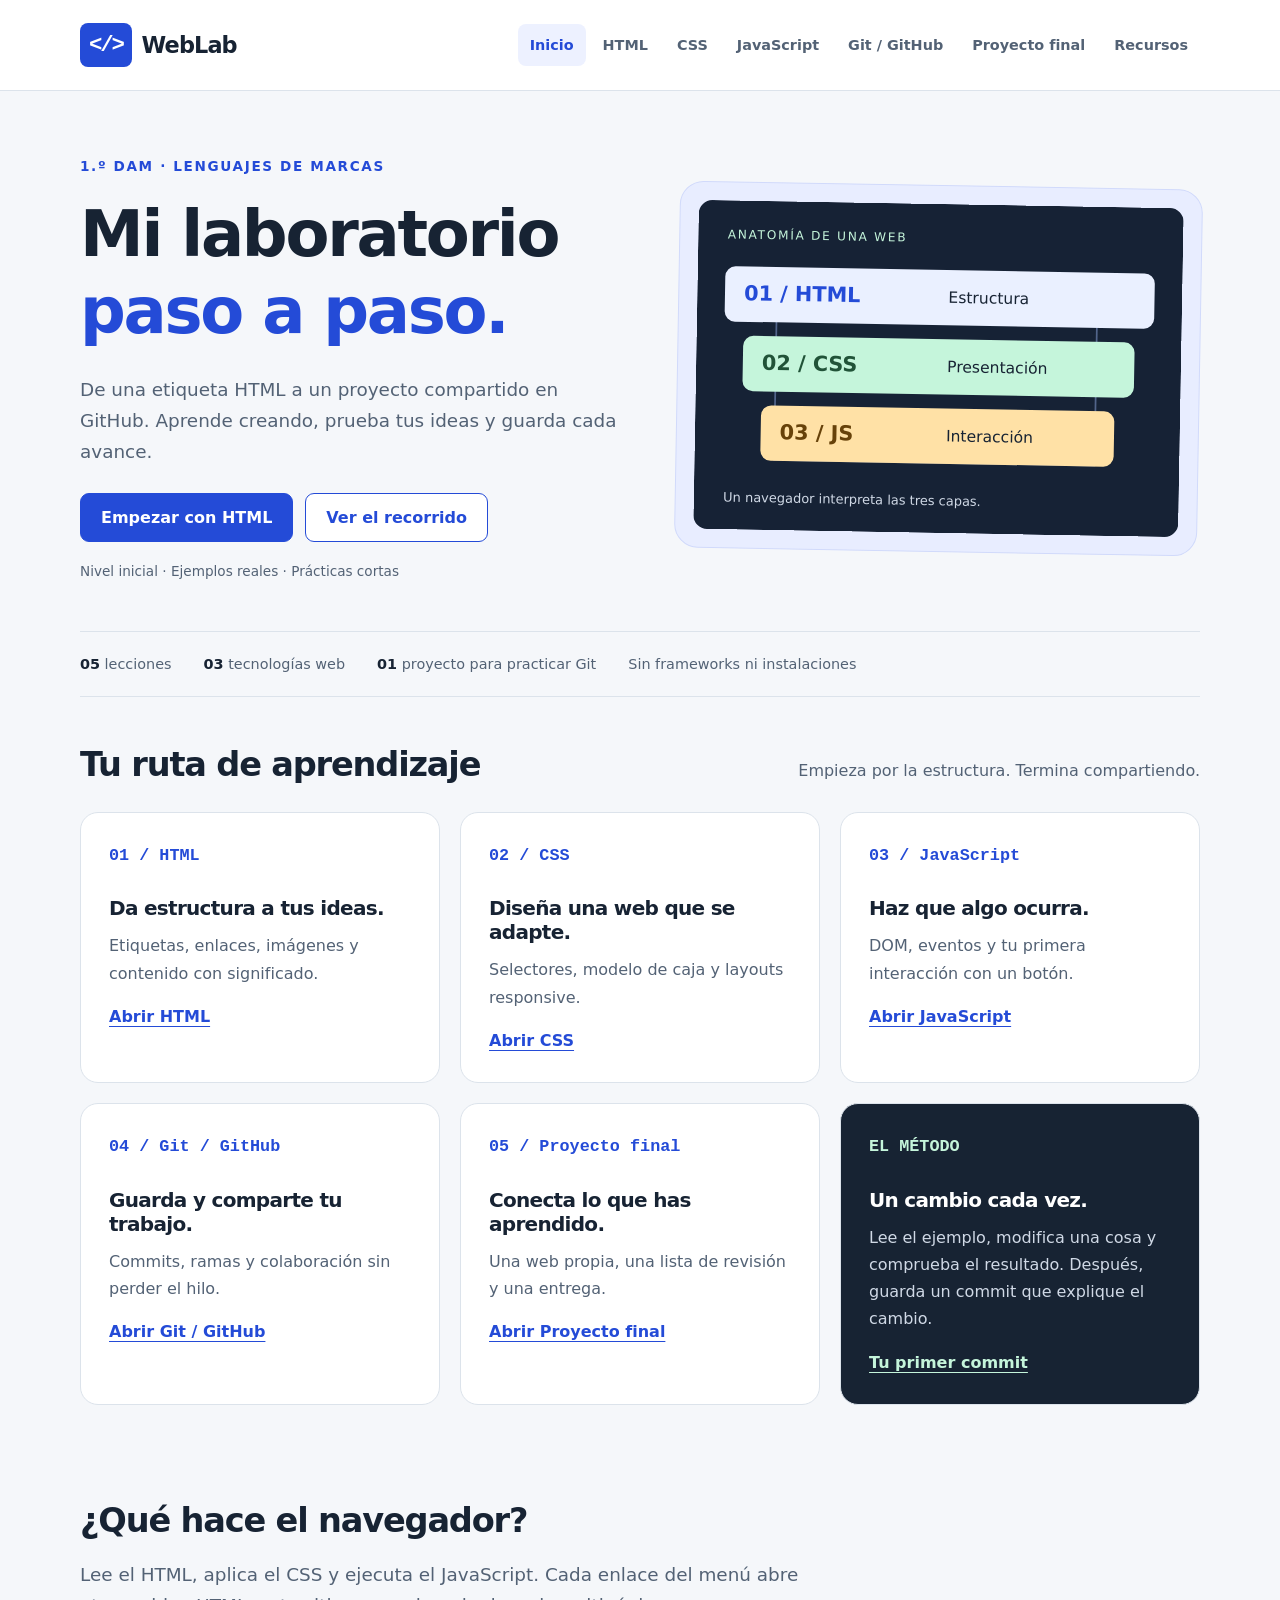
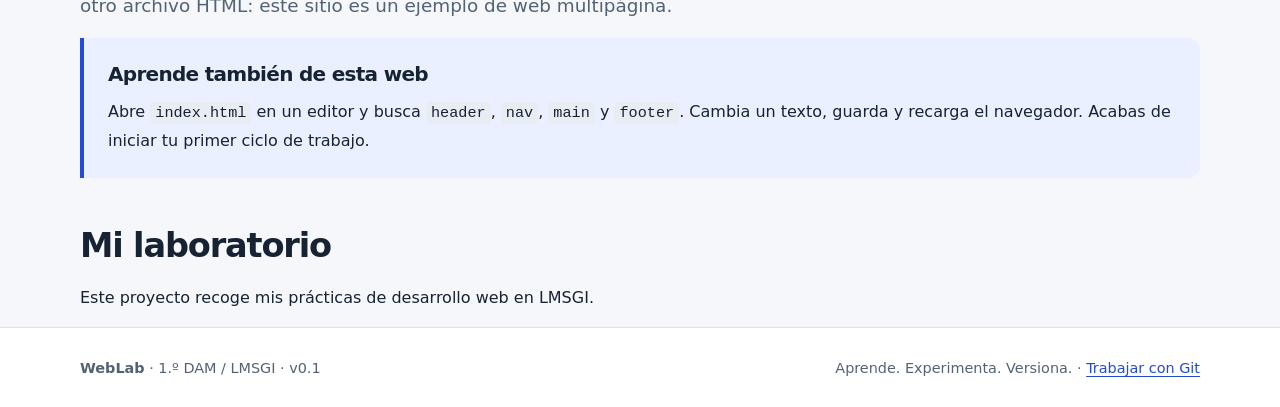
<file: index.html>
<!DOCTYPE html>
<html lang="es">
<head>
  <meta charset="UTF-8">
  <meta name="viewport" content="width=device-width, initial-scale=1">
  <meta name="description" content="Un minicurso práctico de HTML, CSS, JavaScript y Git para alumnado de 1.º DAM, módulo LMSGI.">
  <title>Mi laboratorio</title>
  <link rel="icon" type="image/svg+xml" href="img/favicon.svg">
  <link rel="stylesheet" href="css/estilos.css">
  <script src="js/app.js" defer></script>
</head>
<body>
  <a class="skip-link" href="#contenido">Saltar al contenido</a>
  <header class="site-header">
    <div class="container header-inner">
      <a class="brand" href="index.html" aria-label="WebLab, inicio"><span class="brand-mark" aria-hidden="true">&lt;/&gt;</span> WebLab</a>
      <nav aria-label="Navegación principal"><ul class="nav-list"><li><a href="index.html" aria-current="page">Inicio</a></li><li><a href="html.html">HTML</a></li><li><a href="css.html">CSS</a></li><li><a href="javascript.html">JavaScript</a></li><li><a href="git-github.html">Git / GitHub</a></li><li><a href="proyecto.html">Proyecto final</a></li><li><a href="enlaces.html">Recursos</a></li></ul></nav>
    </div>
  </header>
  <main id="contenido" class="container" tabindex="-1">

<section class="hero" aria-labelledby="inicio-titulo">
  <div><p class="eyebrow">1.º DAM · Lenguajes de marcas</p><h1 id="inicio-titulo">Mi laboratorio<br><span>paso a paso.</span></h1><p class="lead">De una etiqueta HTML a un proyecto compartido en GitHub. Aprende creando, prueba tus ideas y guarda cada avance.</p>
  <div class="actions"><a class="button" href="html.html">Empezar con HTML</a><a class="button secondary" href="#ruta">Ver el recorrido</a></div><p class="hero-note">Nivel inicial · Ejemplos reales · Prácticas cortas</p></div>
  <div class="hero-media"><img src="img/web-stack.svg" width="560" height="380" alt="Una web combina HTML para la estructura, CSS para la presentación y JavaScript para la interacción."></div>
</section>
<div class="facts"><span><strong>05</strong> lecciones</span><span><strong>03</strong> tecnologías web</span><span><strong>01</strong> proyecto para practicar Git</span><span>Sin frameworks ni instalaciones</span></div>
<section id="ruta" class="section" aria-labelledby="ruta-titulo"><div class="section-title"><h2 id="ruta-titulo">Tu ruta de aprendizaje</h2><p>Empieza por la estructura. Termina compartiendo.</p></div><div class="cards"><article class="card"><span class="number">01 / HTML</span><h3>Da estructura a tus ideas.</h3><p>Etiquetas, enlaces, imágenes y contenido con significado.</p><a href="html.html">Abrir HTML</a></article><article class="card"><span class="number">02 / CSS</span><h3>Diseña una web que se adapte.</h3><p>Selectores, modelo de caja y layouts responsive.</p><a href="css.html">Abrir CSS</a></article><article class="card"><span class="number">03 / JavaScript</span><h3>Haz que algo ocurra.</h3><p>DOM, eventos y tu primera interacción con un botón.</p><a href="javascript.html">Abrir JavaScript</a></article><article class="card"><span class="number">04 / Git / GitHub</span><h3>Guarda y comparte tu trabajo.</h3><p>Commits, ramas y colaboración sin perder el hilo.</p><a href="git-github.html">Abrir Git / GitHub</a></article><article class="card"><span class="number">05 / Proyecto final</span><h3>Conecta lo que has aprendido.</h3><p>Una web propia, una lista de revisión y una entrega.</p><a href="proyecto.html">Abrir Proyecto final</a></article><article class="card highlight"><span class="number">EL MÉTODO</span><h3>Un cambio cada vez.</h3><p>Lee el ejemplo, modifica una cosa y comprueba el resultado. Después, guarda un commit que explique el cambio.</p><a href="git-github.html#primer-commit">Tu primer commit</a></article></div></section>
<section class="section" aria-labelledby="navegador-titulo"><h2 id="navegador-titulo">¿Qué hace el navegador?</h2><p class="lead">Lee el HTML, aplica el CSS y ejecuta el JavaScript. Cada enlace del menú abre otro archivo HTML: este sitio es un ejemplo de web multipágina.</p><div class="callout"><h3>Aprende también de esta web</h3><p>Abre <code>index.html</code> en un editor y busca <code>header</code>, <code>nav</code>, <code>main</code> y <code>footer</code>. Cambia un texto, guarda y recarga el navegador. Acabas de iniciar tu primer ciclo de trabajo.</p></div></section>
<section>
  <h2>Mi laboratorio</h2>
  <p>Este proyecto recoge mis prácticas de desarrollo web en LMSGI.</p>
</section>  
</main>
  <footer class="site-footer">
    <div class="container footer-inner">
      <p><strong>WebLab</strong> · 1.º DAM / LMSGI · v0.1</p>
      <p>Aprende. Experimenta. Versiona. · <a href="git-github.html">Trabajar con Git</a></p>
    </div>
  </footer>
</body>
</html>
</file>
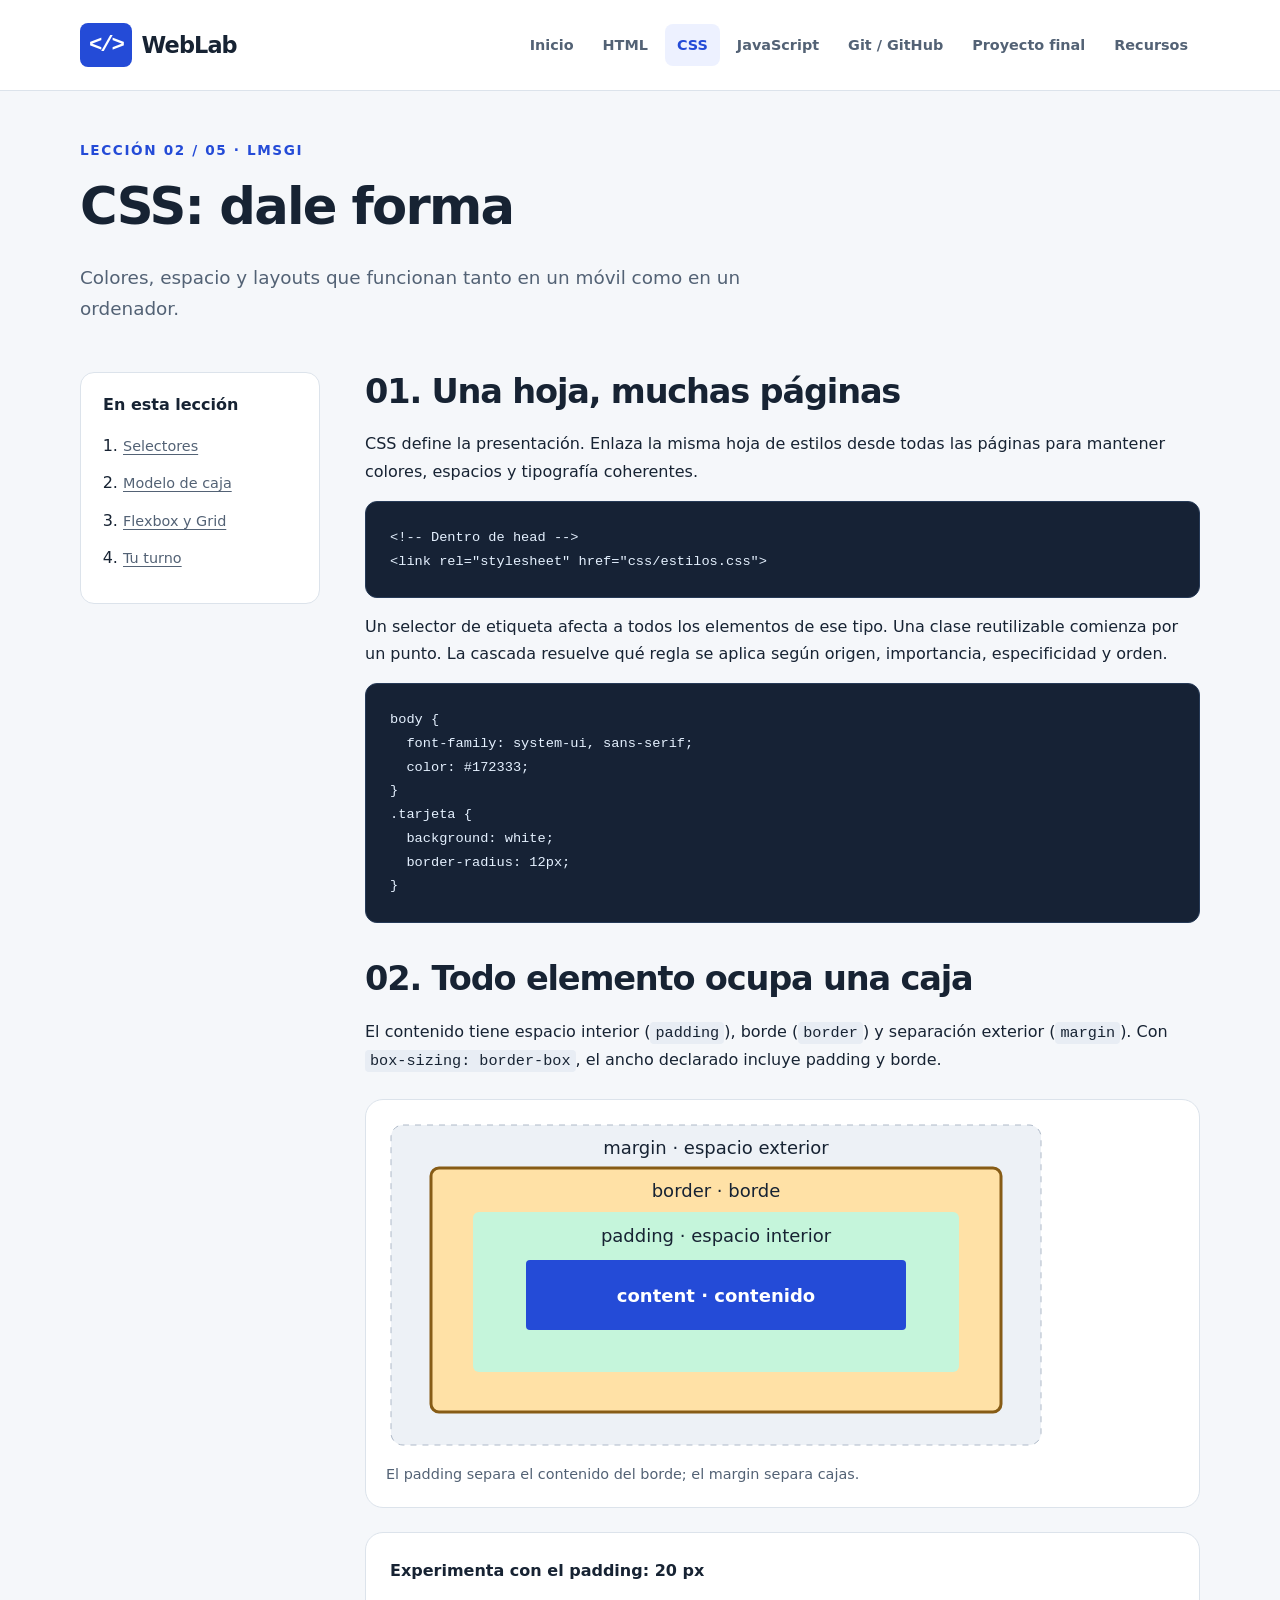
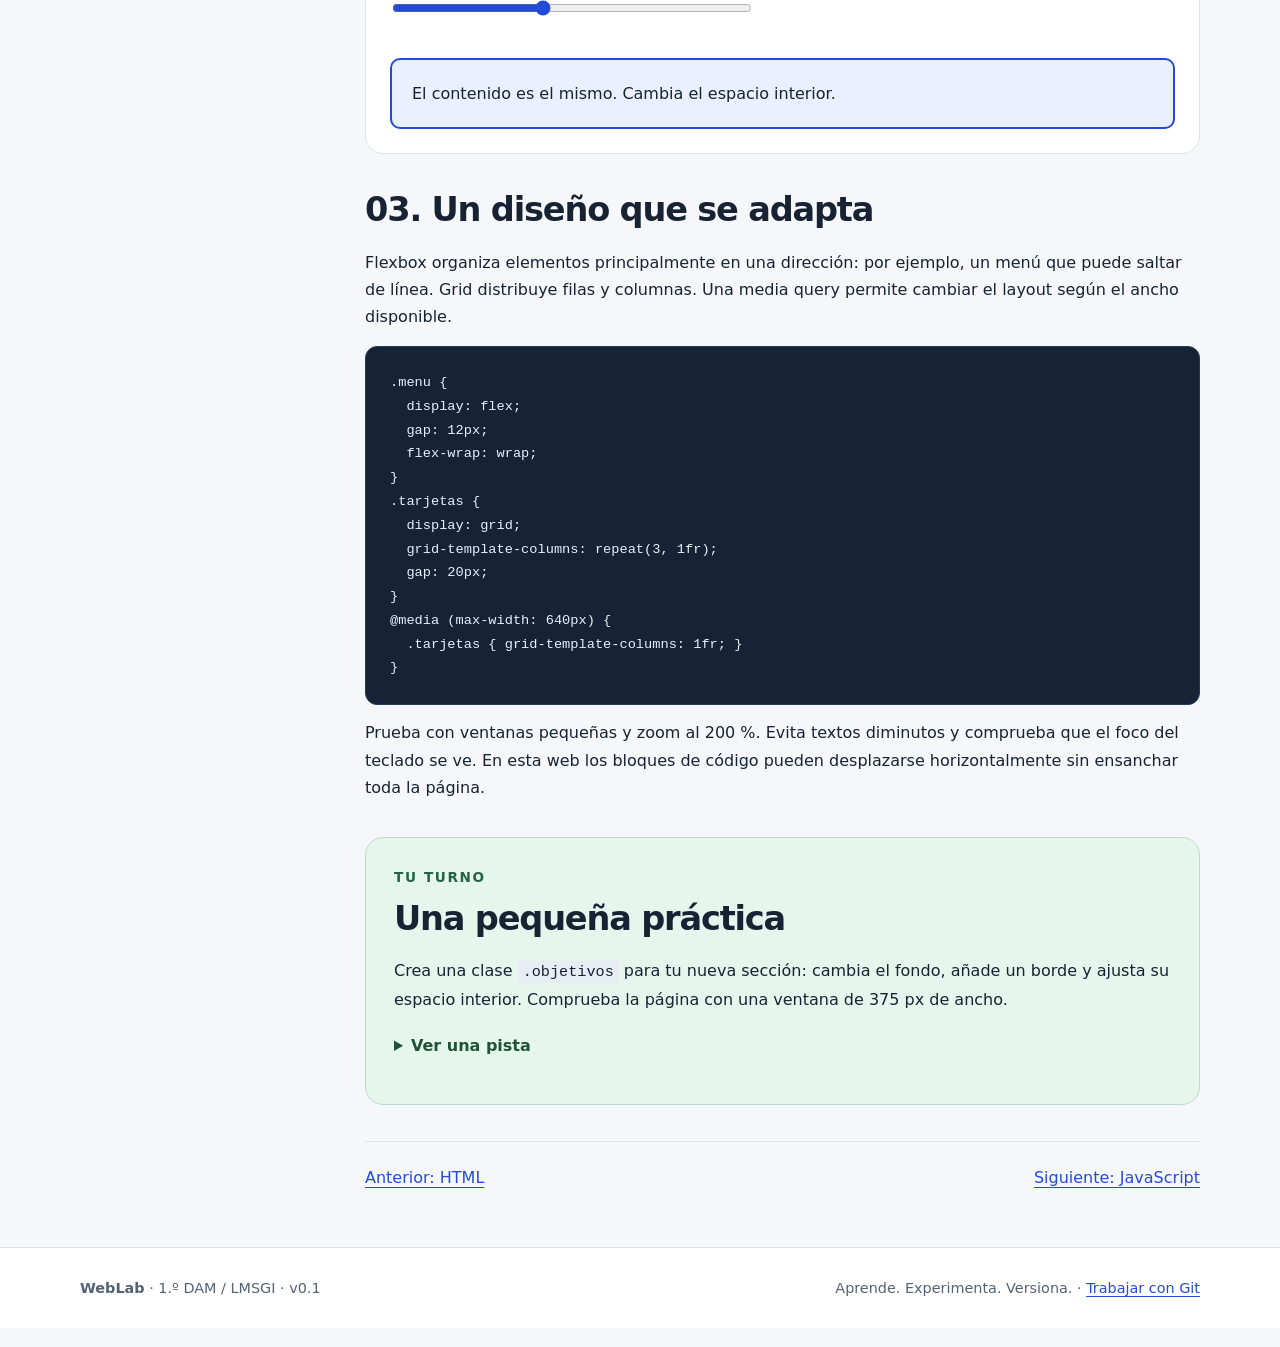
<file: css.html>
<!DOCTYPE html>
<html lang="es">
<head>
  <meta charset="UTF-8">
  <meta name="viewport" content="width=device-width, initial-scale=1">
  <meta name="description" content="Colores, espacio y layouts que funcionan tanto en un móvil como en un ordenador.">
  <title>CSS: dale forma | WebLab · LMSGI</title>
  <link rel="icon" type="image/svg+xml" href="img/favicon.svg">
  <link rel="stylesheet" href="css/estilos.css">
  <script src="js/app.js" defer></script>
</head>
<body>
  <a class="skip-link" href="#contenido">Saltar al contenido</a>
  <header class="site-header">
    <div class="container header-inner">
      <a class="brand" href="index.html" aria-label="WebLab, inicio"><span class="brand-mark" aria-hidden="true">&lt;/&gt;</span> WebLab</a>
      <nav aria-label="Navegación principal"><ul class="nav-list"><li><a href="index.html">Inicio</a></li><li><a href="html.html">HTML</a></li><li><a href="css.html" aria-current="page">CSS</a></li><li><a href="javascript.html">JavaScript</a></li><li><a href="git-github.html">Git / GitHub</a></li><li><a href="proyecto.html">Proyecto final</a></li><li><a href="enlaces.html">Recursos</a></li></ul></nav>
    </div>
  </header>
  <main id="contenido" class="container" tabindex="-1">
<div class="lesson-heading"><p class="eyebrow">Lección 02 / 05 · LMSGI</p><h1>CSS: dale forma</h1><p class="lead">Colores, espacio y layouts que funcionan tanto en un móvil como en un ordenador.</p></div>
<div class="lesson-grid"><aside class="lesson-aside"><nav aria-label="En esta lección"><h2>En esta lección</h2><ol><li><a href="#selectores">Selectores</a></li><li><a href="#caja">Modelo de caja</a></li><li><a href="#responsive">Flexbox y Grid</a></li><li><a href="#practica">Tu turno</a></li></ol></nav></aside>
<div class="lesson-content"><section id="selectores" aria-labelledby="selectores-titulo"><h2 id="selectores-titulo">01. Una hoja, muchas páginas</h2><p>CSS define la presentación. Enlaza la misma hoja de estilos desde todas las páginas para mantener colores, espacios y tipografía coherentes.</p><pre><code>&lt;!-- Dentro de head --&gt;
&lt;link rel=&quot;stylesheet&quot; href=&quot;css/estilos.css&quot;&gt;</code></pre><p>Un selector de etiqueta afecta a todos los elementos de ese tipo. Una clase reutilizable comienza por un punto. La cascada resuelve qué regla se aplica según origen, importancia, especificidad y orden.</p><pre><code>body {
  font-family: system-ui, sans-serif;
  color: #172333;
}
.tarjeta {
  background: white;
  border-radius: 12px;
}</code></pre></section><section id="caja" aria-labelledby="caja-titulo"><h2 id="caja-titulo">02. Todo elemento ocupa una caja</h2><p>El contenido tiene espacio interior (<code>padding</code>), borde (<code>border</code>) y separación exterior (<code>margin</code>). Con <code>box-sizing: border-box</code>, el ancho declarado incluye padding y borde.</p><figure><img src="img/box-model.svg" width="660" height="330" alt="Modelo de caja, del exterior al interior: margin, border, padding y content." loading="lazy"><figcaption>El padding separa el contenido del borde; el margin separa cajas.</figcaption></figure><div class="demo"><label for="padding-control">Experimenta con el padding: <output id="padding-value" for="padding-control">20 px</output></label><input id="padding-control" type="range" min="0" max="48" value="20"><div id="demo-box" class="demo-box">El contenido es el mismo. Cambia el espacio interior.</div><noscript><p>Activa JavaScript para mover el ejemplo; el diagrama muestra el mismo concepto.</p></noscript></div></section><section id="responsive" aria-labelledby="responsive-titulo"><h2 id="responsive-titulo">03. Un diseño que se adapta</h2><p>Flexbox organiza elementos principalmente en una dirección: por ejemplo, un menú que puede saltar de línea. Grid distribuye filas y columnas. Una media query permite cambiar el layout según el ancho disponible.</p><pre><code>.menu {
  display: flex;
  gap: 12px;
  flex-wrap: wrap;
}
.tarjetas {
  display: grid;
  grid-template-columns: repeat(3, 1fr);
  gap: 20px;
}
@media (max-width: 640px) {
  .tarjetas { grid-template-columns: 1fr; }
}</code></pre><p>Prueba con ventanas pequeñas y zoom al 200 %. Evita textos diminutos y comprueba que el foco del teclado se ve. En esta web los bloques de código pueden desplazarse horizontalmente sin ensanchar toda la página.</p></section><section id="practica" class="activity" aria-labelledby="practica-titulo">
<p class="eyebrow">Tu turno</p><h2 id="practica-titulo">Una pequeña práctica</h2><p>Crea una clase <code>.objetivos</code> para tu nueva sección: cambia el fondo, añade un borde y ajusta su espacio interior. Comprueba la página con una ventana de 375 px de ancho.</p>
<details><summary>Ver una pista</summary><p>Empieza con <code>background: #e5f6ec;</code>, <code>border: 1px solid #bcdcc9;</code> y <code>padding: 24px;</code>. Evita anchos fijos para contenedores.</p></details></section><nav class="lesson-pagination" aria-label="Continuar el curso"><a href="html.html">Anterior: HTML</a><a href="javascript.html">Siguiente: JavaScript</a></nav></div></div>
  </main>
  <footer class="site-footer">
    <div class="container footer-inner">
      <p><strong>WebLab</strong> · 1.º DAM / LMSGI · v0.1</p>
      <p>Aprende. Experimenta. Versiona. · <a href="git-github.html">Trabajar con Git</a></p>
    </div>
  </footer>
</body>
</html>
</file>
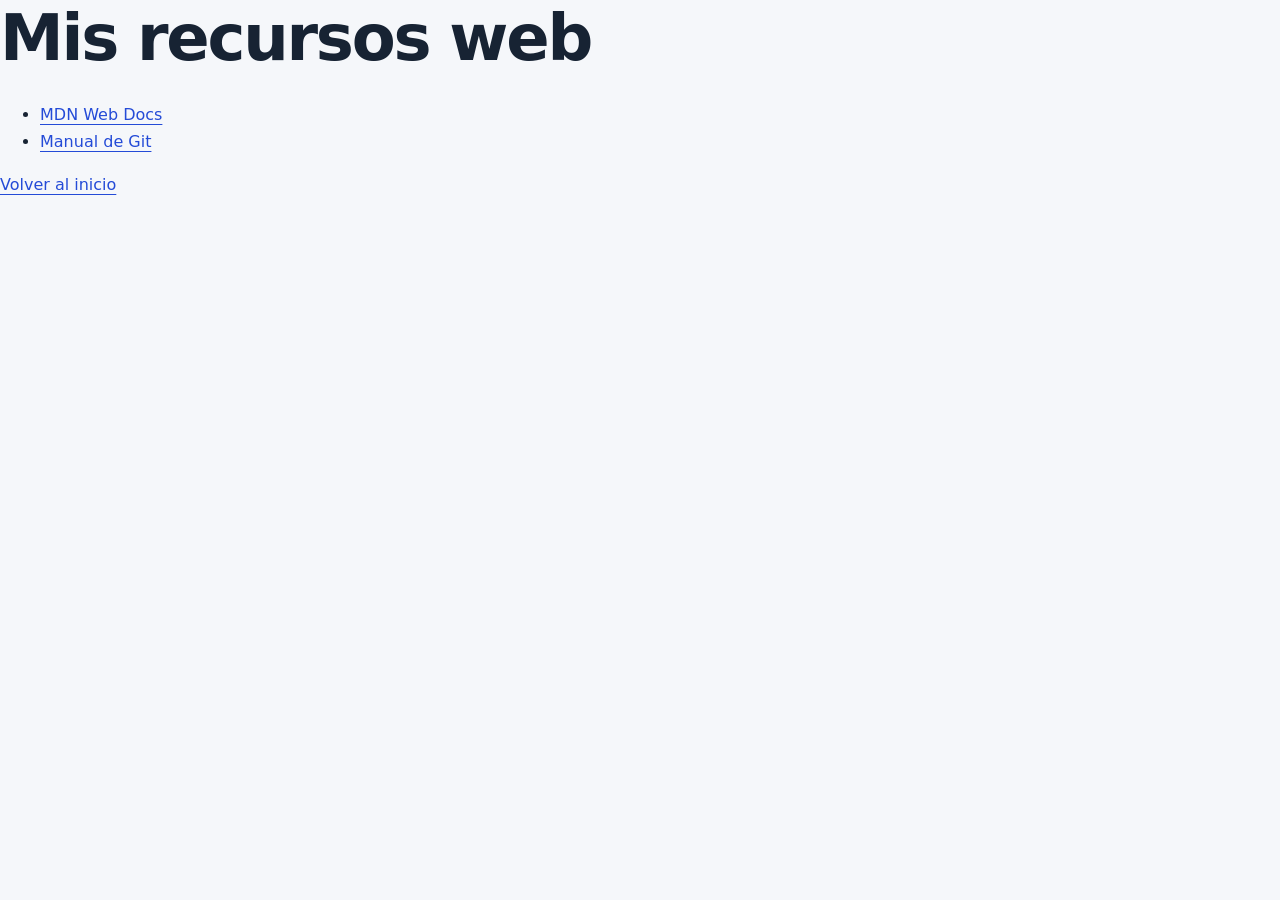
<file: enlaces.html>
<!doctype html>
<html lang="es">
<head>
  <meta charset="utf-8">
  <meta name="viewport" content="width=device-width, initial-scale=1">
  <title>Mis recursos web</title>
  <link rel="stylesheet" href="css/estilos.css">
</head>
<body>
  <main id="contenido">
    <h1>Mis recursos web</h1>
    <ul>
      <li><a href="https://developer.mozilla.org/es/">MDN Web Docs</a></li>
      <li><a href="https://git-scm.com/docs">Manual de Git</a></li>
    </ul>
    <p><a href="index.html">Volver al inicio</a></p>
  </main>
</body>
</html>
</file>
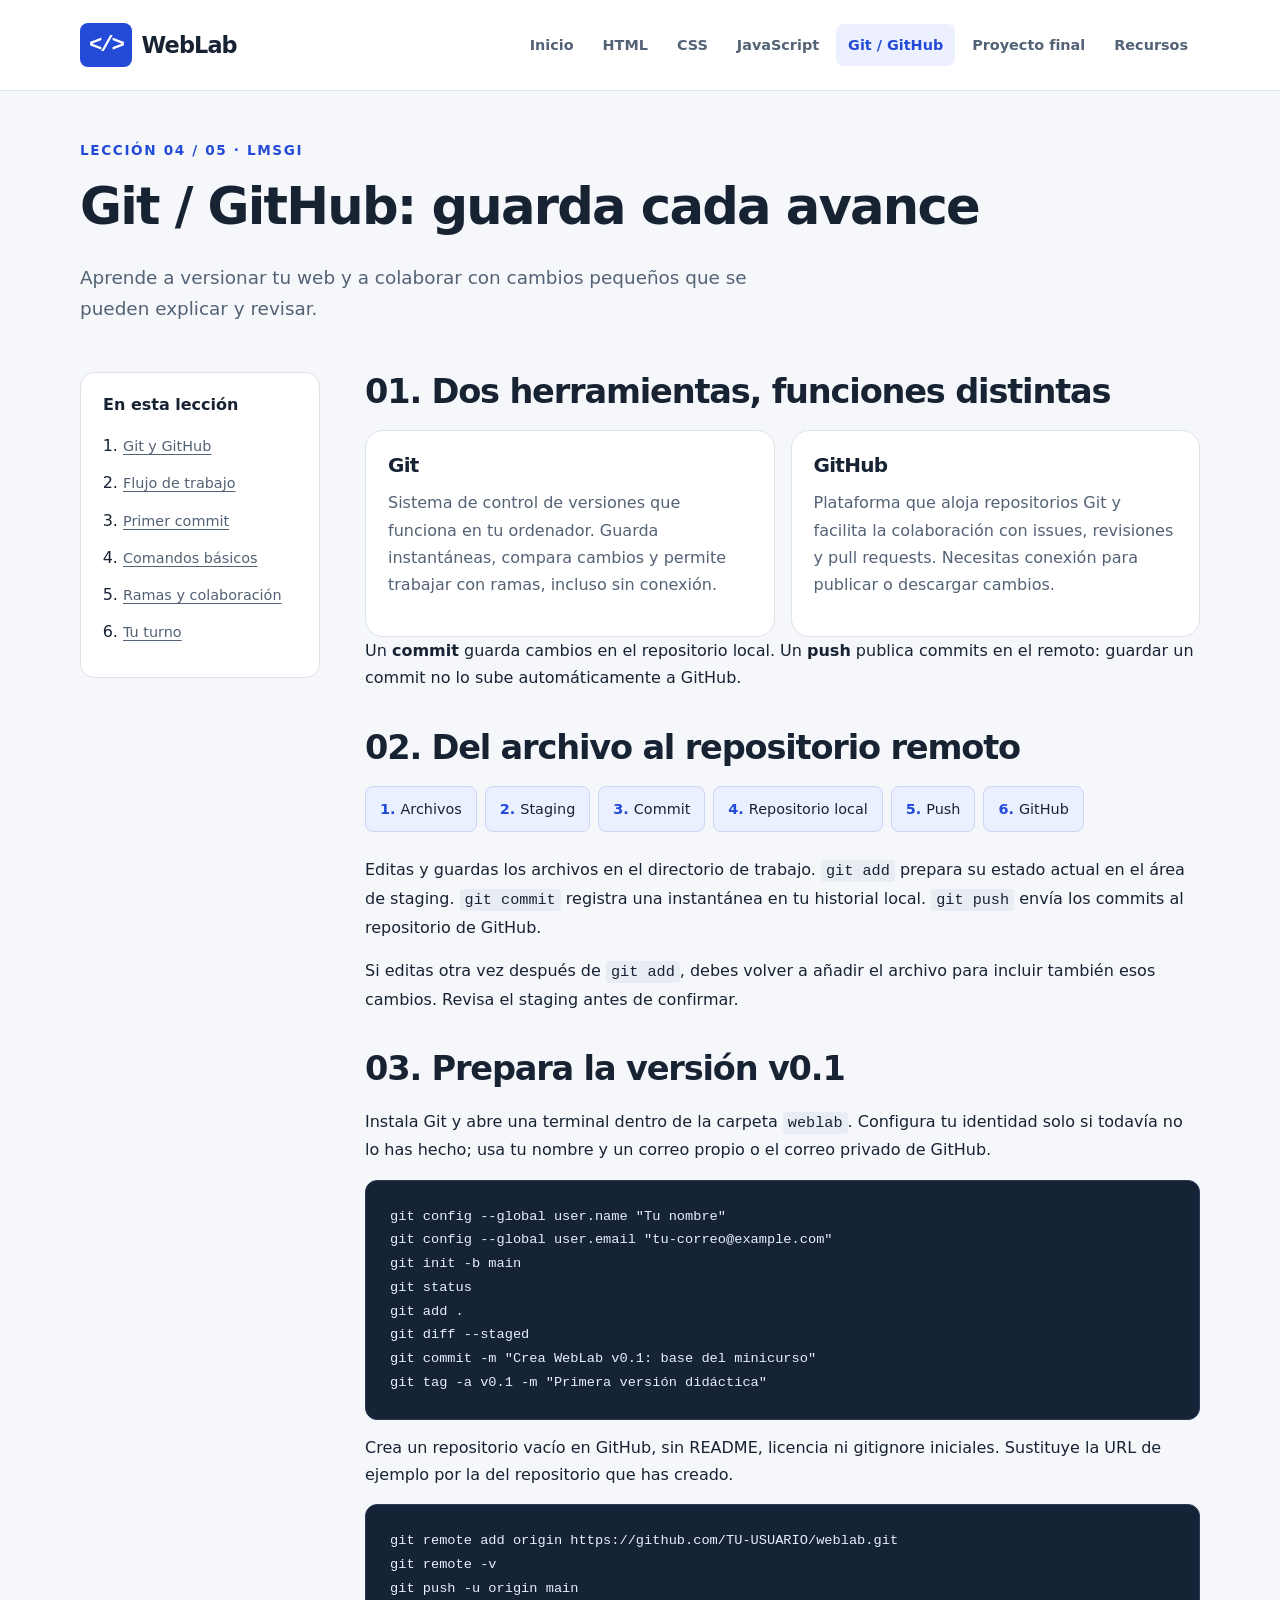
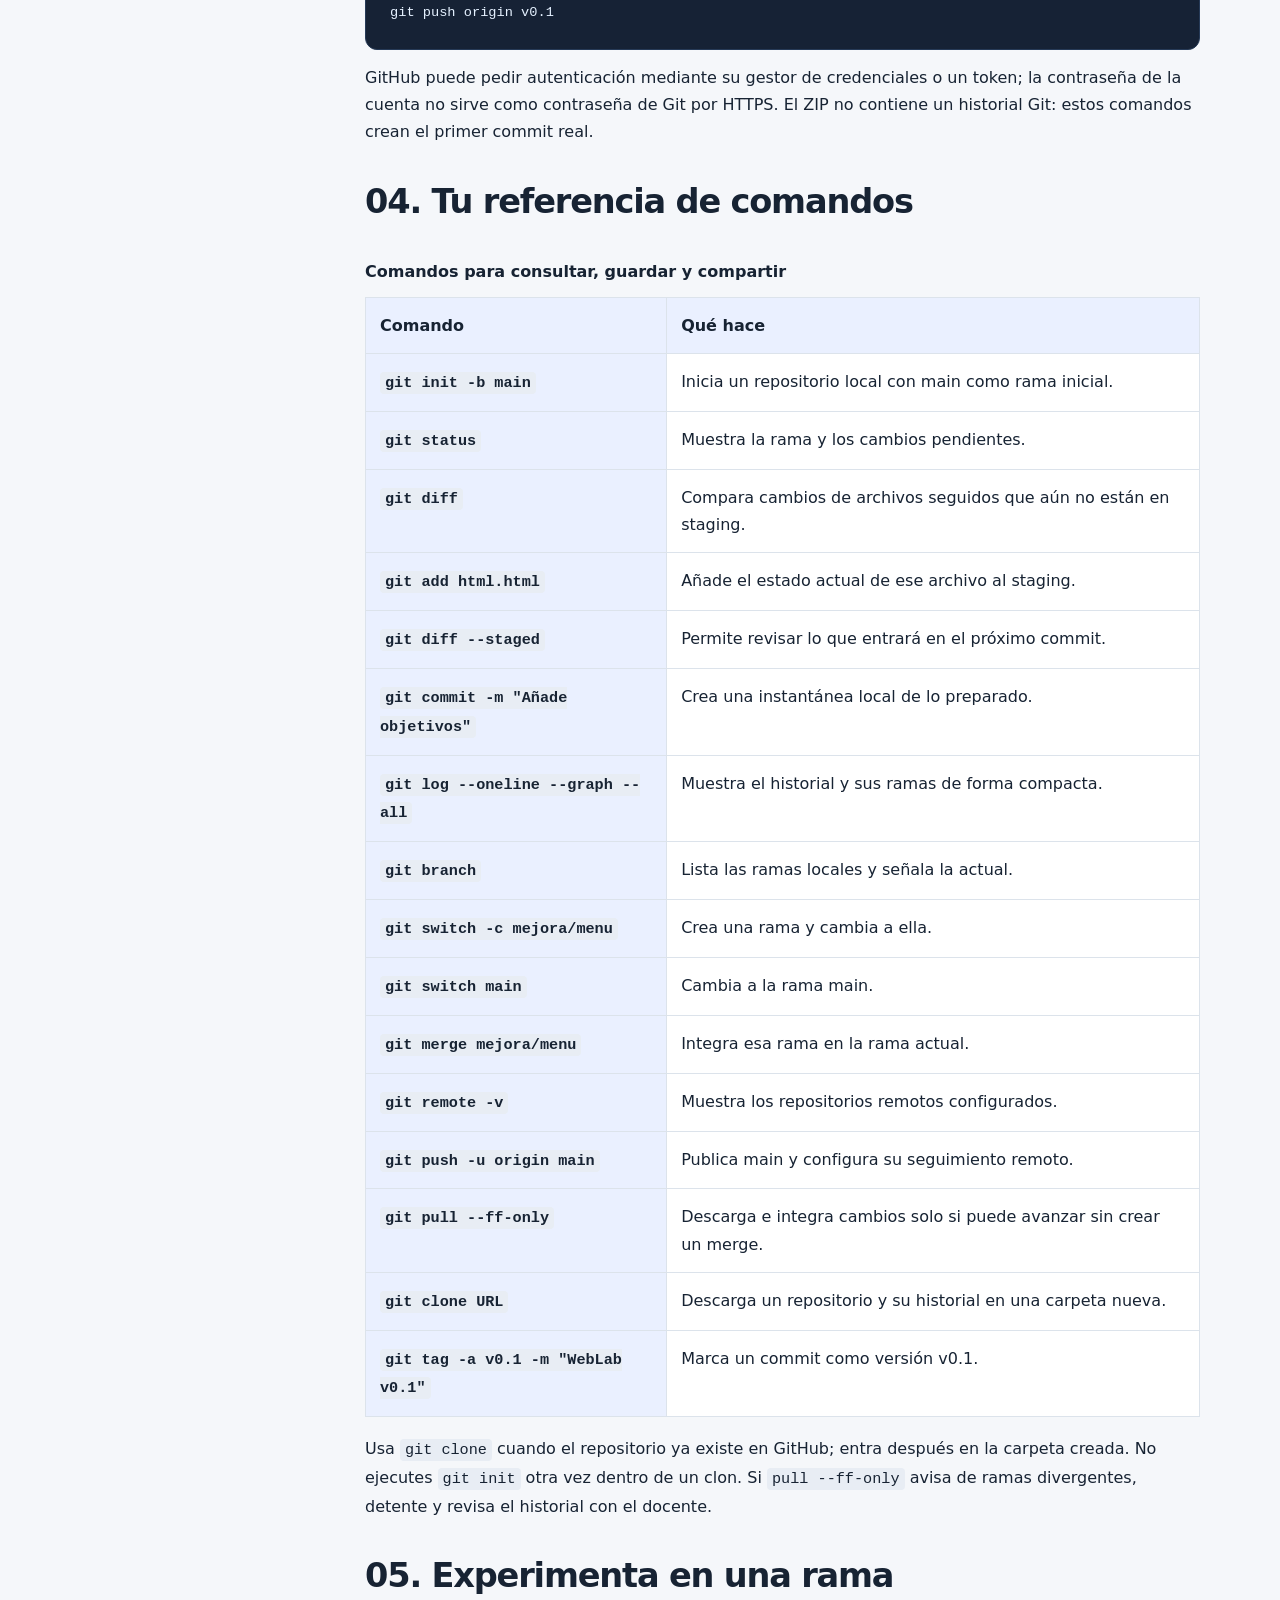
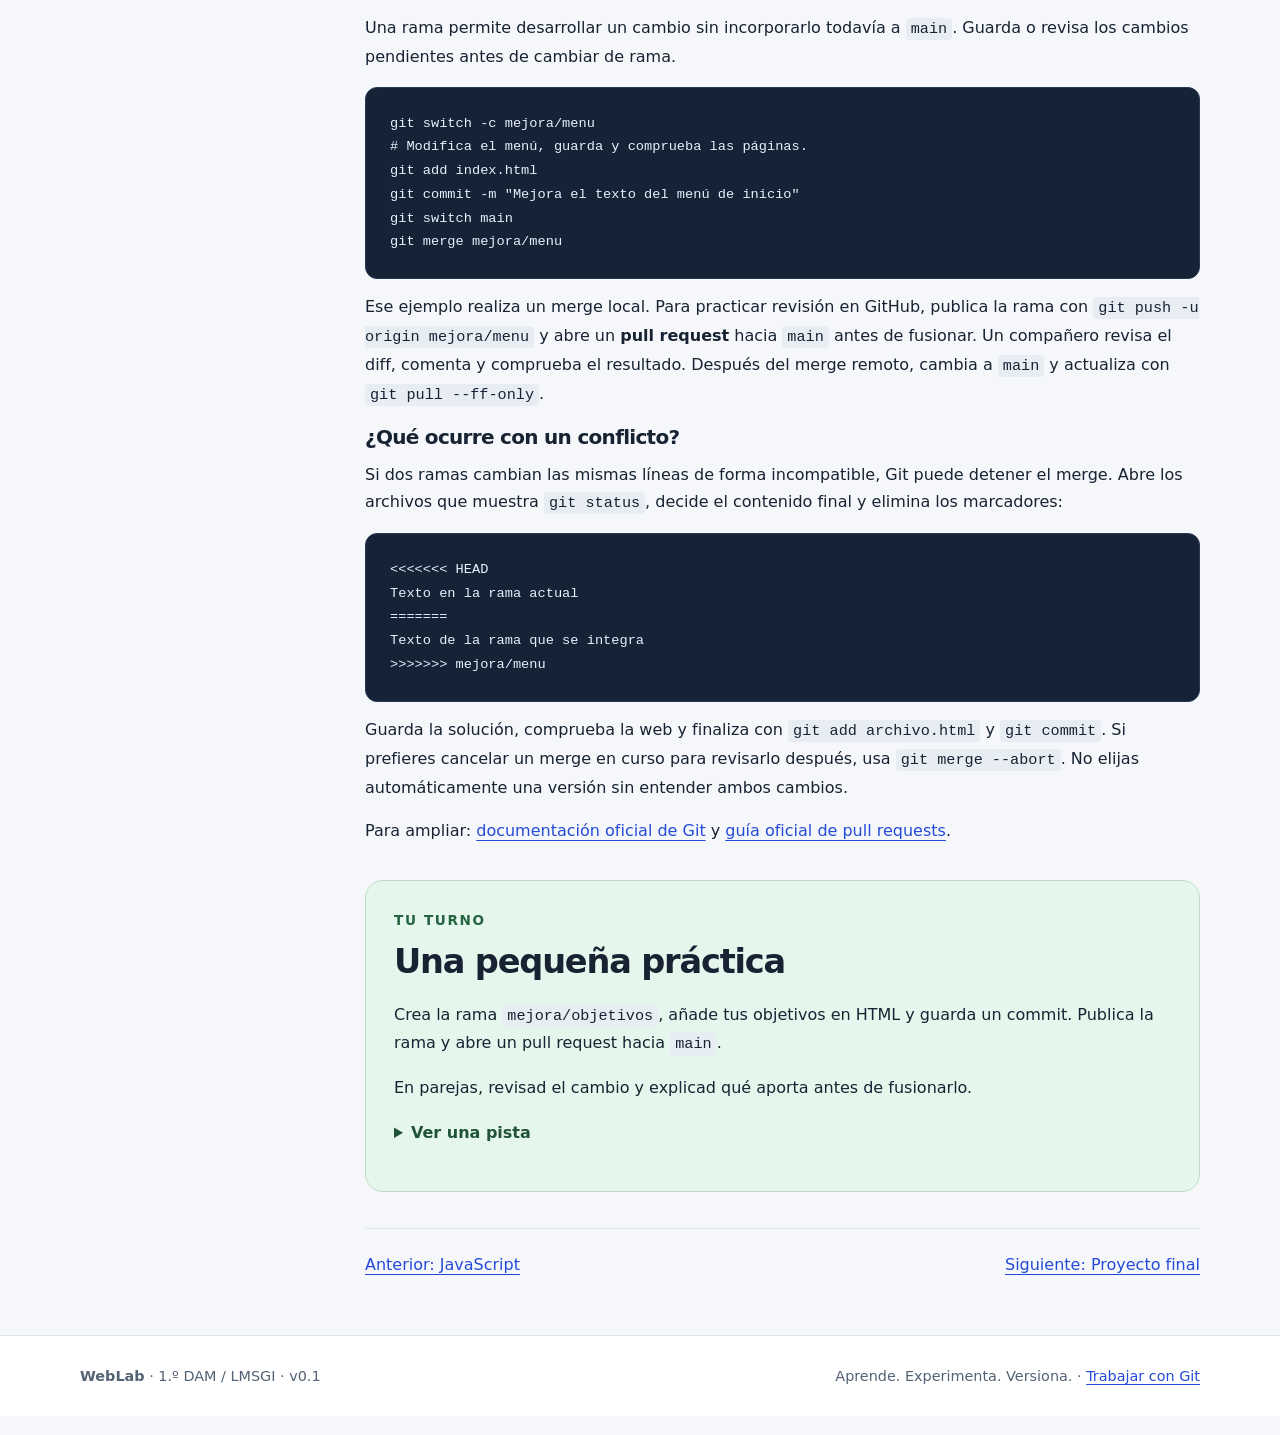
<file: git-github.html>
<!DOCTYPE html>
<html lang="es">
<head>
  <meta charset="UTF-8">
  <meta name="viewport" content="width=device-width, initial-scale=1">
  <meta name="description" content="Aprende a versionar tu web y a colaborar con cambios pequeños que se pueden explicar y revisar.">
  <title>Git / GitHub: guarda cada avance | WebLab · LMSGI</title>
  <link rel="icon" type="image/svg+xml" href="img/favicon.svg">
  <link rel="stylesheet" href="css/estilos.css">
  <script src="js/app.js" defer></script>
</head>
<body>
  <a class="skip-link" href="#contenido">Saltar al contenido</a>
  <header class="site-header">
    <div class="container header-inner">
      <a class="brand" href="index.html" aria-label="WebLab, inicio"><span class="brand-mark" aria-hidden="true">&lt;/&gt;</span> WebLab</a>
      <nav aria-label="Navegación principal"><ul class="nav-list"><li><a href="index.html">Inicio</a></li><li><a href="html.html">HTML</a></li><li><a href="css.html">CSS</a></li><li><a href="javascript.html">JavaScript</a></li><li><a href="git-github.html" aria-current="page">Git / GitHub</a></li><li><a href="proyecto.html">Proyecto final</a></li><li><a href="enlaces.html">Recursos</a></li></ul></nav>
    </div>
  </header>
  <main id="contenido" class="container" tabindex="-1">
<div class="lesson-heading"><p class="eyebrow">Lección 04 / 05 · LMSGI</p><h1>Git / GitHub: guarda cada avance</h1><p class="lead">Aprende a versionar tu web y a colaborar con cambios pequeños que se pueden explicar y revisar.</p></div>
<div class="lesson-grid"><aside class="lesson-aside"><nav aria-label="En esta lección"><h2>En esta lección</h2><ol><li><a href="#diferencia">Git y GitHub</a></li><li><a href="#flujo">Flujo de trabajo</a></li><li><a href="#primer-commit">Primer commit</a></li><li><a href="#comandos">Comandos básicos</a></li><li><a href="#ramas">Ramas y colaboración</a></li><li><a href="#practica">Tu turno</a></li></ol></nav></aside>
<div class="lesson-content"><section id="diferencia" aria-labelledby="diferencia-titulo"><h2 id="diferencia-titulo">01. Dos herramientas, funciones distintas</h2><div class="comparison"><article class="card"><h3>Git</h3><p>Sistema de control de versiones que funciona en tu ordenador. Guarda instantáneas, compara cambios y permite trabajar con ramas, incluso sin conexión.</p></article><article class="card"><h3>GitHub</h3><p>Plataforma que aloja repositorios Git y facilita la colaboración con issues, revisiones y pull requests. Necesitas conexión para publicar o descargar cambios.</p></article></div><p>Un <strong>commit</strong> guarda cambios en el repositorio local. Un <strong>push</strong> publica commits en el remoto: guardar un commit no lo sube automáticamente a GitHub.</p></section><section id="flujo" aria-labelledby="flujo-titulo"><h2 id="flujo-titulo">02. Del archivo al repositorio remoto</h2><ol class="flow" aria-label="Flujo de Git hacia GitHub"><li>Archivos</li><li>Staging</li><li>Commit</li><li>Repositorio local</li><li>Push</li><li>GitHub</li></ol><p>Editas y guardas los archivos en el directorio de trabajo. <code>git add</code> prepara su estado actual en el área de staging. <code>git commit</code> registra una instantánea en tu historial local. <code>git push</code> envía los commits al repositorio de GitHub.</p><p>Si editas otra vez después de <code>git add</code>, debes volver a añadir el archivo para incluir también esos cambios. Revisa el staging antes de confirmar.</p></section><section id="primer-commit" aria-labelledby="primer-commit-titulo"><h2 id="primer-commit-titulo">03. Prepara la versión v0.1</h2><p>Instala Git y abre una terminal dentro de la carpeta <code>weblab</code>. Configura tu identidad solo si todavía no lo has hecho; usa tu nombre y un correo propio o el correo privado de GitHub.</p><pre><code>git config --global user.name &quot;Tu nombre&quot;
git config --global user.email &quot;tu-correo@example.com&quot;
git init -b main
git status
git add .
git diff --staged
git commit -m &quot;Crea WebLab v0.1: base del minicurso&quot;
git tag -a v0.1 -m &quot;Primera versión didáctica&quot;</code></pre><p>Crea un repositorio vacío en GitHub, sin README, licencia ni gitignore iniciales. Sustituye la URL de ejemplo por la del repositorio que has creado.</p><pre><code>git remote add origin https://github.com/TU-USUARIO/weblab.git
git remote -v
git push -u origin main
git push origin v0.1</code></pre><p>GitHub puede pedir autenticación mediante su gestor de credenciales o un token; la contraseña de la cuenta no sirve como contraseña de Git por HTTPS. El ZIP no contiene un historial Git: estos comandos crean el primer commit real.</p></section><section id="comandos" aria-labelledby="comandos-titulo"><h2 id="comandos-titulo">04. Tu referencia de comandos</h2><div class="table-scroll" role="region" aria-label="Tabla de comandos Git, desplazable" tabindex="0"><table><caption>Comandos para consultar, guardar y compartir</caption><thead><tr><th scope="col">Comando</th><th scope="col">Qué hace</th></tr></thead><tbody><tr><th scope="row"><code>git init -b main</code></th><td>Inicia un repositorio local con main como rama inicial.</td></tr><tr><th scope="row"><code>git status</code></th><td>Muestra la rama y los cambios pendientes.</td></tr><tr><th scope="row"><code>git diff</code></th><td>Compara cambios de archivos seguidos que aún no están en staging.</td></tr><tr><th scope="row"><code>git add html.html</code></th><td>Añade el estado actual de ese archivo al staging.</td></tr><tr><th scope="row"><code>git diff --staged</code></th><td>Permite revisar lo que entrará en el próximo commit.</td></tr><tr><th scope="row"><code>git commit -m &quot;Añade objetivos&quot;</code></th><td>Crea una instantánea local de lo preparado.</td></tr><tr><th scope="row"><code>git log --oneline --graph --all</code></th><td>Muestra el historial y sus ramas de forma compacta.</td></tr><tr><th scope="row"><code>git branch</code></th><td>Lista las ramas locales y señala la actual.</td></tr><tr><th scope="row"><code>git switch -c mejora/menu</code></th><td>Crea una rama y cambia a ella.</td></tr><tr><th scope="row"><code>git switch main</code></th><td>Cambia a la rama main.</td></tr><tr><th scope="row"><code>git merge mejora/menu</code></th><td>Integra esa rama en la rama actual.</td></tr><tr><th scope="row"><code>git remote -v</code></th><td>Muestra los repositorios remotos configurados.</td></tr><tr><th scope="row"><code>git push -u origin main</code></th><td>Publica main y configura su seguimiento remoto.</td></tr><tr><th scope="row"><code>git pull --ff-only</code></th><td>Descarga e integra cambios solo si puede avanzar sin crear un merge.</td></tr><tr><th scope="row"><code>git clone URL</code></th><td>Descarga un repositorio y su historial en una carpeta nueva.</td></tr><tr><th scope="row"><code>git tag -a v0.1 -m &quot;WebLab v0.1&quot;</code></th><td>Marca un commit como versión v0.1.</td></tr></tbody></table></div><p>Usa <code>git clone</code> cuando el repositorio ya existe en GitHub; entra después en la carpeta creada. No ejecutes <code>git init</code> otra vez dentro de un clon. Si <code>pull --ff-only</code> avisa de ramas divergentes, detente y revisa el historial con el docente.</p></section><section id="ramas" aria-labelledby="ramas-titulo"><h2 id="ramas-titulo">05. Experimenta en una rama</h2><p>Una rama permite desarrollar un cambio sin incorporarlo todavía a <code>main</code>. Guarda o revisa los cambios pendientes antes de cambiar de rama.</p><pre><code>git switch -c mejora/menu
# Modifica el menú, guarda y comprueba las páginas.
git add index.html
git commit -m &quot;Mejora el texto del menú de inicio&quot;
git switch main
git merge mejora/menu</code></pre><p>Ese ejemplo realiza un merge local. Para practicar revisión en GitHub, publica la rama con <code>git push -u origin mejora/menu</code> y abre un <strong>pull request</strong> hacia <code>main</code> antes de fusionar. Un compañero revisa el diff, comenta y comprueba el resultado. Después del merge remoto, cambia a <code>main</code> y actualiza con <code>git pull --ff-only</code>.</p><h3>¿Qué ocurre con un conflicto?</h3><p>Si dos ramas cambian las mismas líneas de forma incompatible, Git puede detener el merge. Abre los archivos que muestra <code>git status</code>, decide el contenido final y elimina los marcadores:</p><pre><code>&lt;&lt;&lt;&lt;&lt;&lt;&lt; HEAD
Texto en la rama actual
=======
Texto de la rama que se integra
&gt;&gt;&gt;&gt;&gt;&gt;&gt; mejora/menu</code></pre><p>Guarda la solución, comprueba la web y finaliza con <code>git add archivo.html</code> y <code>git commit</code>. Si prefieres cancelar un merge en curso para revisarlo después, usa <code>git merge --abort</code>. No elijas automáticamente una versión sin entender ambos cambios.</p><p>Para ampliar: <a href="https://git-scm.com/docs">documentación oficial de Git</a> y <a href="https://docs.github.com/en/pull-requests">guía oficial de pull requests</a>.</p></section><section id="practica" class="activity" aria-labelledby="practica-titulo">
<p class="eyebrow">Tu turno</p><h2 id="practica-titulo">Una pequeña práctica</h2><p>Crea la rama <code>mejora/objetivos</code>, añade tus objetivos en HTML y guarda un commit. Publica la rama y abre un pull request hacia <code>main</code>.</p><p>En parejas, revisad el cambio y explicad qué aporta antes de fusionarlo.</p>
<details><summary>Ver una pista</summary><pre><code>git switch -c mejora/objetivos
# Edita html.html, guarda y comprueba la página.
git status
git add html.html
git commit -m &quot;Añade objetivos de aprendizaje en HTML&quot;
git push -u origin mejora/objetivos</code></pre><p>En GitHub, crea el pull request seleccionando <code>main</code> como base y <code>mejora/objetivos</code> como rama de comparación.</p></details></section><nav class="lesson-pagination" aria-label="Continuar el curso"><a href="javascript.html">Anterior: JavaScript</a><a href="proyecto.html">Siguiente: Proyecto final</a></nav></div></div>
  </main>
  <footer class="site-footer">
    <div class="container footer-inner">
      <p><strong>WebLab</strong> · 1.º DAM / LMSGI · v0.1</p>
      <p>Aprende. Experimenta. Versiona. · <a href="git-github.html">Trabajar con Git</a></p>
    </div>
  </footer>
</body>
</html>
</file>
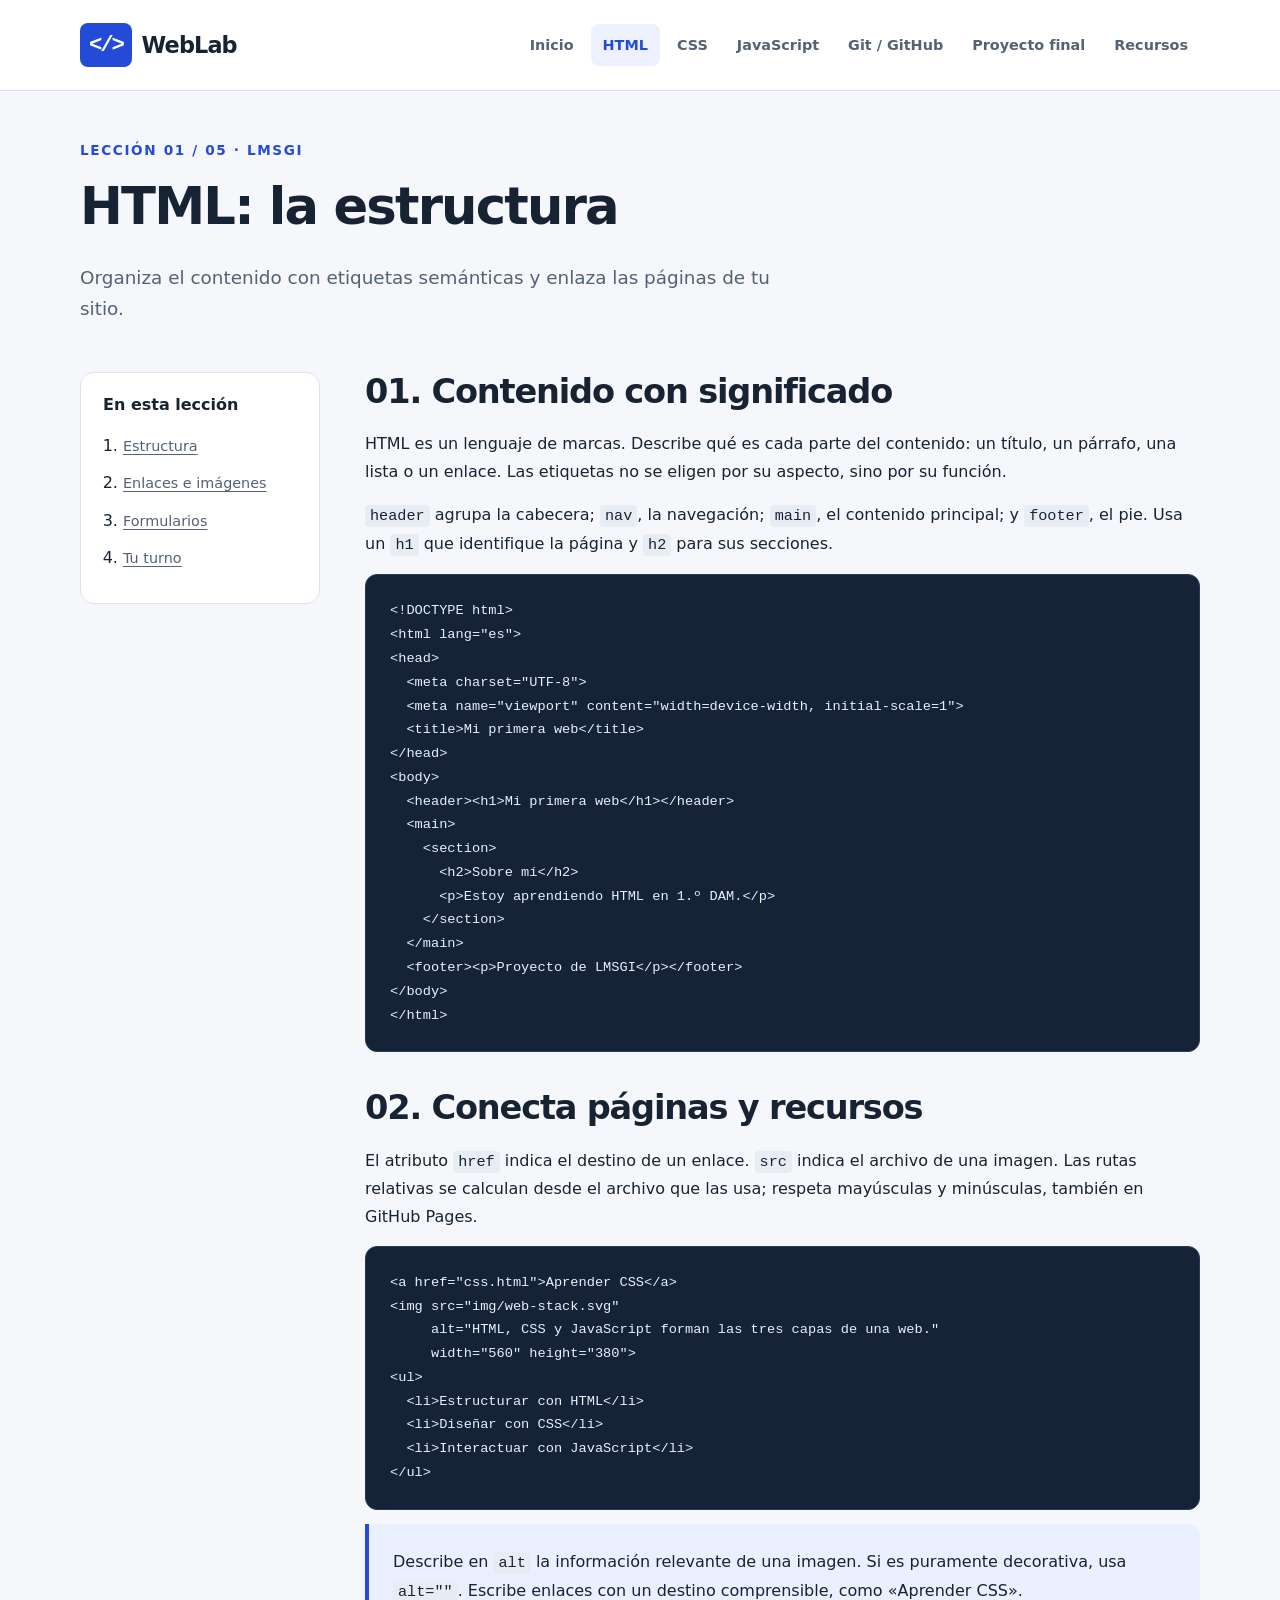
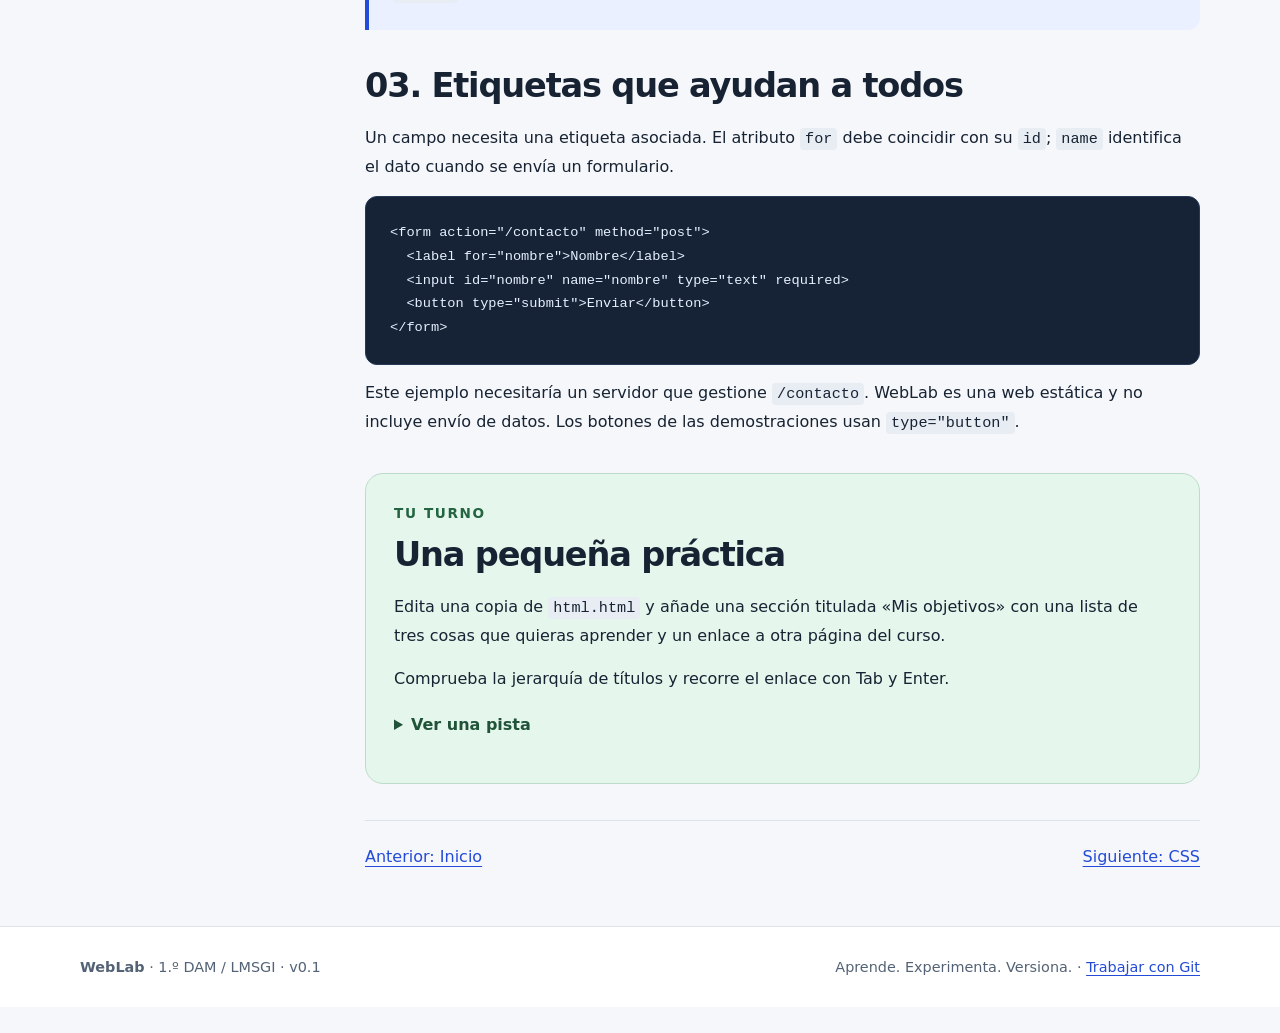
<file: html.html>
<!DOCTYPE html>
<html lang="es">
<head>
  <meta charset="UTF-8">
  <meta name="viewport" content="width=device-width, initial-scale=1">
  <meta name="description" content="Organiza el contenido con etiquetas semánticas y enlaza las páginas de tu sitio.">
  <title>HTML: la estructura | WebLab · LMSGI</title>
  <link rel="icon" type="image/svg+xml" href="img/favicon.svg">
  <link rel="stylesheet" href="css/estilos.css">
  <script src="js/app.js" defer></script>
</head>
<body>
  <a class="skip-link" href="#contenido">Saltar al contenido</a>
  <header class="site-header">
    <div class="container header-inner">
      <a class="brand" href="index.html" aria-label="WebLab, inicio"><span class="brand-mark" aria-hidden="true">&lt;/&gt;</span> WebLab</a>
      <nav aria-label="Navegación principal"><ul class="nav-list"><li><a href="index.html">Inicio</a></li><li><a href="html.html" aria-current="page">HTML</a></li><li><a href="css.html">CSS</a></li><li><a href="javascript.html">JavaScript</a></li><li><a href="git-github.html">Git / GitHub</a></li><li><a href="proyecto.html">Proyecto final</a></li><li><a href="enlaces.html">Recursos</a></li></ul></nav>
    </div>
  </header>
  <main id="contenido" class="container" tabindex="-1">
<div class="lesson-heading"><p class="eyebrow">Lección 01 / 05 · LMSGI</p><h1>HTML: la estructura</h1><p class="lead">Organiza el contenido con etiquetas semánticas y enlaza las páginas de tu sitio.</p></div>
<div class="lesson-grid"><aside class="lesson-aside"><nav aria-label="En esta lección"><h2>En esta lección</h2><ol><li><a href="#estructura">Estructura</a></li><li><a href="#recursos">Enlaces e imágenes</a></li><li><a href="#formulario">Formularios</a></li><li><a href="#practica">Tu turno</a></li></ol></nav></aside>
<div class="lesson-content"><section id="estructura" aria-labelledby="estructura-titulo"><h2 id="estructura-titulo">01. Contenido con significado</h2><p>HTML es un lenguaje de marcas. Describe qué es cada parte del contenido: un título, un párrafo, una lista o un enlace. Las etiquetas no se eligen por su aspecto, sino por su función.</p><p><code>header</code> agrupa la cabecera; <code>nav</code>, la navegación; <code>main</code>, el contenido principal; y <code>footer</code>, el pie. Usa un <code>h1</code> que identifique la página y <code>h2</code> para sus secciones.</p><pre><code>&lt;!DOCTYPE html&gt;
&lt;html lang=&quot;es&quot;&gt;
&lt;head&gt;
  &lt;meta charset=&quot;UTF-8&quot;&gt;
  &lt;meta name=&quot;viewport&quot; content=&quot;width=device-width, initial-scale=1&quot;&gt;
  &lt;title&gt;Mi primera web&lt;/title&gt;
&lt;/head&gt;
&lt;body&gt;
  &lt;header&gt;&lt;h1&gt;Mi primera web&lt;/h1&gt;&lt;/header&gt;
  &lt;main&gt;
    &lt;section&gt;
      &lt;h2&gt;Sobre mí&lt;/h2&gt;
      &lt;p&gt;Estoy aprendiendo HTML en 1.º DAM.&lt;/p&gt;
    &lt;/section&gt;
  &lt;/main&gt;
  &lt;footer&gt;&lt;p&gt;Proyecto de LMSGI&lt;/p&gt;&lt;/footer&gt;
&lt;/body&gt;
&lt;/html&gt;</code></pre></section><section id="recursos" aria-labelledby="recursos-titulo"><h2 id="recursos-titulo">02. Conecta páginas y recursos</h2><p>El atributo <code>href</code> indica el destino de un enlace. <code>src</code> indica el archivo de una imagen. Las rutas relativas se calculan desde el archivo que las usa; respeta mayúsculas y minúsculas, también en GitHub Pages.</p><pre><code>&lt;a href=&quot;css.html&quot;&gt;Aprender CSS&lt;/a&gt;
&lt;img src=&quot;img/web-stack.svg&quot;
     alt=&quot;HTML, CSS y JavaScript forman las tres capas de una web.&quot;
     width=&quot;560&quot; height=&quot;380&quot;&gt;
&lt;ul&gt;
  &lt;li&gt;Estructurar con HTML&lt;/li&gt;
  &lt;li&gt;Diseñar con CSS&lt;/li&gt;
  &lt;li&gt;Interactuar con JavaScript&lt;/li&gt;
&lt;/ul&gt;</code></pre><div class="callout"><p>Describe en <code>alt</code> la información relevante de una imagen. Si es puramente decorativa, usa <code>alt=""</code>. Escribe enlaces con un destino comprensible, como «Aprender CSS».</p></div></section><section id="formulario" aria-labelledby="formulario-titulo"><h2 id="formulario-titulo">03. Etiquetas que ayudan a todos</h2><p>Un campo necesita una etiqueta asociada. El atributo <code>for</code> debe coincidir con su <code>id</code>; <code>name</code> identifica el dato cuando se envía un formulario.</p><pre><code>&lt;form action=&quot;/contacto&quot; method=&quot;post&quot;&gt;
  &lt;label for=&quot;nombre&quot;&gt;Nombre&lt;/label&gt;
  &lt;input id=&quot;nombre&quot; name=&quot;nombre&quot; type=&quot;text&quot; required&gt;
  &lt;button type=&quot;submit&quot;&gt;Enviar&lt;/button&gt;
&lt;/form&gt;</code></pre><p>Este ejemplo necesitaría un servidor que gestione <code>/contacto</code>. WebLab es una web estática y no incluye envío de datos. Los botones de las demostraciones usan <code>type="button"</code>.</p></section><section id="practica" class="activity" aria-labelledby="practica-titulo">
<p class="eyebrow">Tu turno</p><h2 id="practica-titulo">Una pequeña práctica</h2><p>Edita una copia de <code>html.html</code> y añade una sección titulada «Mis objetivos» con una lista de tres cosas que quieras aprender y un enlace a otra página del curso.</p><p>Comprueba la jerarquía de títulos y recorre el enlace con Tab y Enter.</p>
<details><summary>Ver una pista</summary><p>Usa <code>section</code>, <code>h2</code>, <code>ul</code> y <code>li</code>. Un enlace local puede ser <code>&lt;a href="css.html"&gt;Aprender CSS&lt;/a&gt;</code>.</p></details></section><nav class="lesson-pagination" aria-label="Continuar el curso"><a href="index.html">Anterior: Inicio</a><a href="css.html">Siguiente: CSS</a></nav></div></div>
  </main>
  <footer class="site-footer">
    <div class="container footer-inner">
      <p><strong>WebLab</strong> · 1.º DAM / LMSGI · v0.1</p>
      <p>Aprende. Experimenta. Versiona. · <a href="git-github.html">Trabajar con Git</a></p>
    </div>
  </footer>
</body>
</html>
</file>
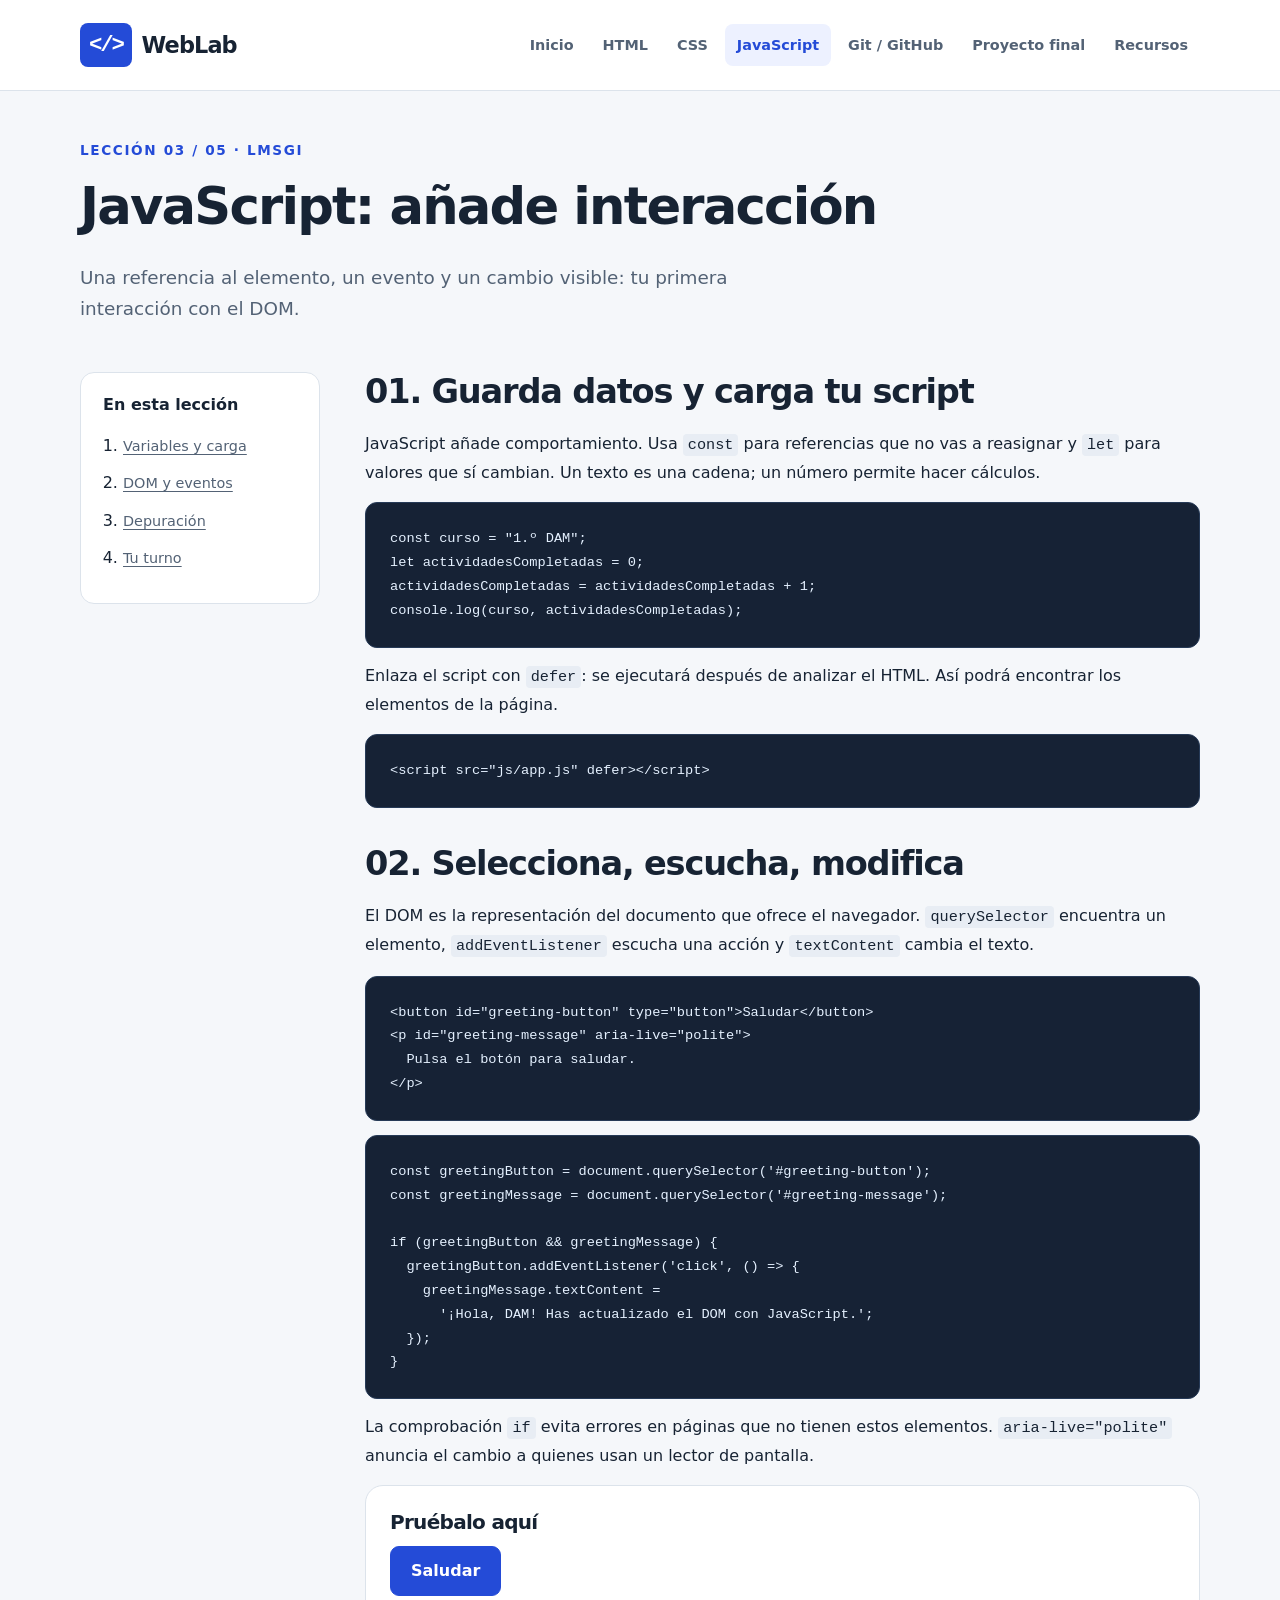
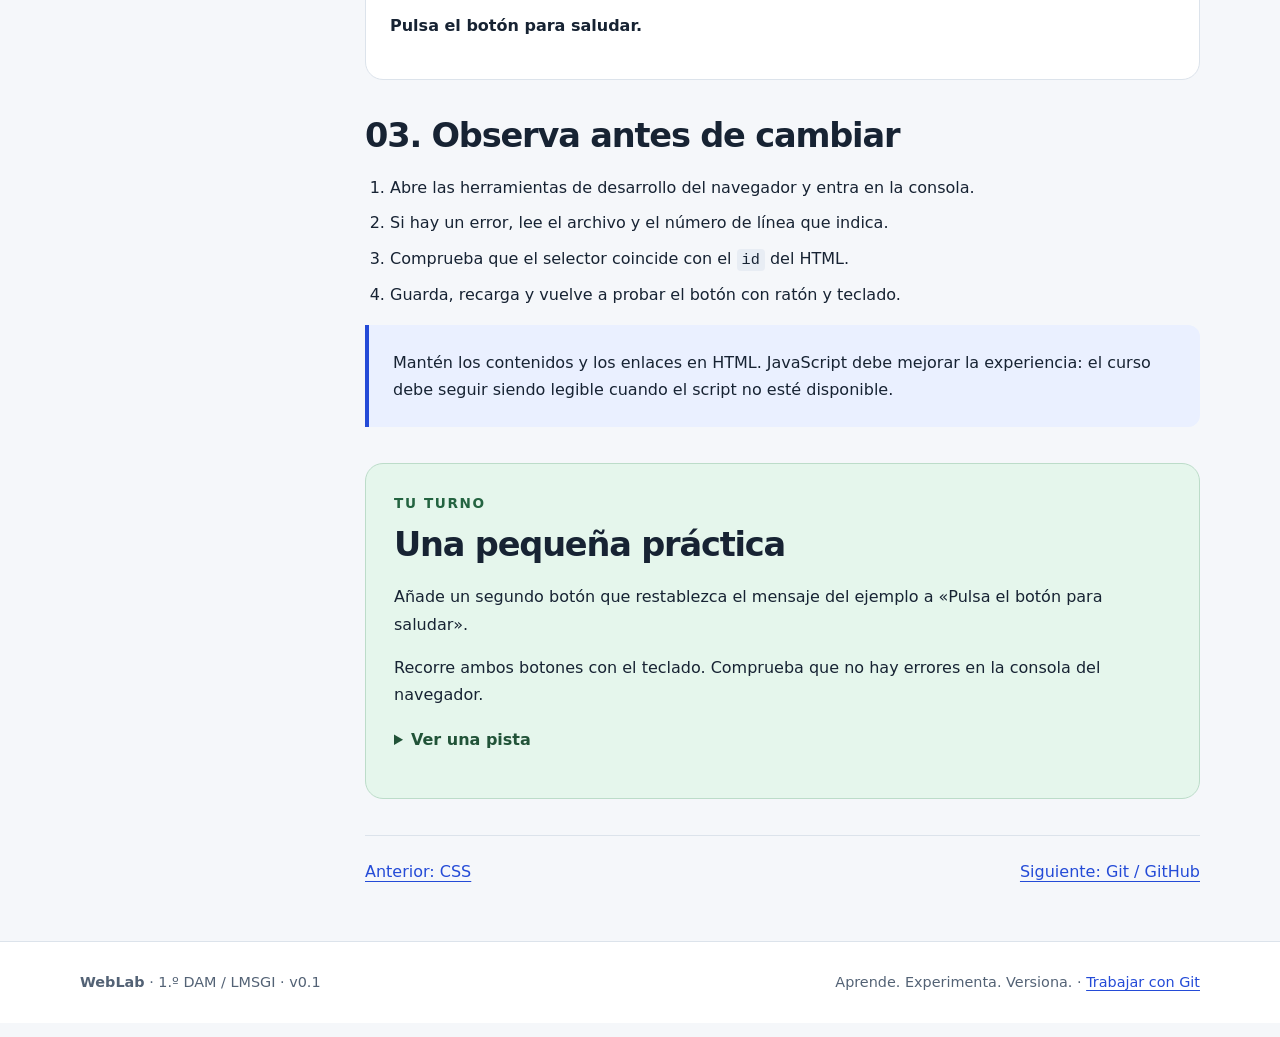
<file: javascript.html>
<!DOCTYPE html>
<html lang="es">
<head>
  <meta charset="UTF-8">
  <meta name="viewport" content="width=device-width, initial-scale=1">
  <meta name="description" content="Una referencia al elemento, un evento y un cambio visible: tu primera interacción con el DOM.">
  <title>JavaScript: añade interacción | WebLab · LMSGI</title>
  <link rel="icon" type="image/svg+xml" href="img/favicon.svg">
  <link rel="stylesheet" href="css/estilos.css">
  <script src="js/app.js" defer></script>
</head>
<body>
  <a class="skip-link" href="#contenido">Saltar al contenido</a>
  <header class="site-header">
    <div class="container header-inner">
      <a class="brand" href="index.html" aria-label="WebLab, inicio"><span class="brand-mark" aria-hidden="true">&lt;/&gt;</span> WebLab</a>
      <nav aria-label="Navegación principal"><ul class="nav-list"><li><a href="index.html">Inicio</a></li><li><a href="html.html">HTML</a></li><li><a href="css.html">CSS</a></li><li><a href="javascript.html" aria-current="page">JavaScript</a></li><li><a href="git-github.html">Git / GitHub</a></li><li><a href="proyecto.html">Proyecto final</a></li><li><a href="enlaces.html">Recursos</a></li></ul></nav>
    </div>
  </header>
  <main id="contenido" class="container" tabindex="-1">
<div class="lesson-heading"><p class="eyebrow">Lección 03 / 05 · LMSGI</p><h1>JavaScript: añade interacción</h1><p class="lead">Una referencia al elemento, un evento y un cambio visible: tu primera interacción con el DOM.</p></div>
<div class="lesson-grid"><aside class="lesson-aside"><nav aria-label="En esta lección"><h2>En esta lección</h2><ol><li><a href="#variables">Variables y carga</a></li><li><a href="#dom">DOM y eventos</a></li><li><a href="#depurar">Depuración</a></li><li><a href="#practica">Tu turno</a></li></ol></nav></aside>
<div class="lesson-content"><section id="variables" aria-labelledby="variables-titulo"><h2 id="variables-titulo">01. Guarda datos y carga tu script</h2><p>JavaScript añade comportamiento. Usa <code>const</code> para referencias que no vas a reasignar y <code>let</code> para valores que sí cambian. Un texto es una cadena; un número permite hacer cálculos.</p><pre><code>const curso = &quot;1.º DAM&quot;;
let actividadesCompletadas = 0;
actividadesCompletadas = actividadesCompletadas + 1;
console.log(curso, actividadesCompletadas);</code></pre><p>Enlaza el script con <code>defer</code>: se ejecutará después de analizar el HTML. Así podrá encontrar los elementos de la página.</p><pre><code>&lt;script src=&quot;js/app.js&quot; defer&gt;&lt;/script&gt;</code></pre></section><section id="dom" aria-labelledby="dom-titulo"><h2 id="dom-titulo">02. Selecciona, escucha, modifica</h2><p>El DOM es la representación del documento que ofrece el navegador. <code>querySelector</code> encuentra un elemento, <code>addEventListener</code> escucha una acción y <code>textContent</code> cambia el texto.</p><pre><code>&lt;button id=&quot;greeting-button&quot; type=&quot;button&quot;&gt;Saludar&lt;/button&gt;
&lt;p id=&quot;greeting-message&quot; aria-live=&quot;polite&quot;&gt;
  Pulsa el botón para saludar.
&lt;/p&gt;</code></pre><pre><code>const greetingButton = document.querySelector(&#x27;#greeting-button&#x27;);
const greetingMessage = document.querySelector(&#x27;#greeting-message&#x27;);

if (greetingButton &amp;&amp; greetingMessage) {
  greetingButton.addEventListener(&#x27;click&#x27;, () =&gt; {
    greetingMessage.textContent =
      &#x27;¡Hola, DAM! Has actualizado el DOM con JavaScript.&#x27;;
  });
}</code></pre><p>La comprobación <code>if</code> evita errores en páginas que no tienen estos elementos. <code>aria-live="polite"</code> anuncia el cambio a quienes usan un lector de pantalla.</p><div class="demo"><h3>Pruébalo aquí</h3><button class="button" id="greeting-button" type="button">Saludar</button><p id="greeting-message" class="status" aria-live="polite">Pulsa el botón para saludar.</p><noscript><p>Esta demostración necesita JavaScript. Puedes leer su código arriba.</p></noscript></div></section><section id="depurar" aria-labelledby="depurar-titulo"><h2 id="depurar-titulo">03. Observa antes de cambiar</h2><ol><li>Abre las herramientas de desarrollo del navegador y entra en la consola.</li><li>Si hay un error, lee el archivo y el número de línea que indica.</li><li>Comprueba que el selector coincide con el <code>id</code> del HTML.</li><li>Guarda, recarga y vuelve a probar el botón con ratón y teclado.</li></ol><div class="callout"><p>Mantén los contenidos y los enlaces en HTML. JavaScript debe mejorar la experiencia: el curso debe seguir siendo legible cuando el script no esté disponible.</p></div></section><section id="practica" class="activity" aria-labelledby="practica-titulo">
<p class="eyebrow">Tu turno</p><h2 id="practica-titulo">Una pequeña práctica</h2><p>Añade un segundo botón que restablezca el mensaje del ejemplo a «Pulsa el botón para saludar».</p><p>Recorre ambos botones con el teclado. Comprueba que no hay errores en la consola del navegador.</p>
<details><summary>Ver una pista</summary><p>Asigna un identificador único al botón, selecciónalo con <code>document.querySelector()</code> y escucha su evento <code>click</code>. Modifica <code>textContent</code> del mismo párrafo.</p></details></section><nav class="lesson-pagination" aria-label="Continuar el curso"><a href="css.html">Anterior: CSS</a><a href="git-github.html">Siguiente: Git / GitHub</a></nav></div></div>
  </main>
  <footer class="site-footer">
    <div class="container footer-inner">
      <p><strong>WebLab</strong> · 1.º DAM / LMSGI · v0.1</p>
      <p>Aprende. Experimenta. Versiona. · <a href="git-github.html">Trabajar con Git</a></p>
    </div>
  </footer>
</body>
</html>
</file>
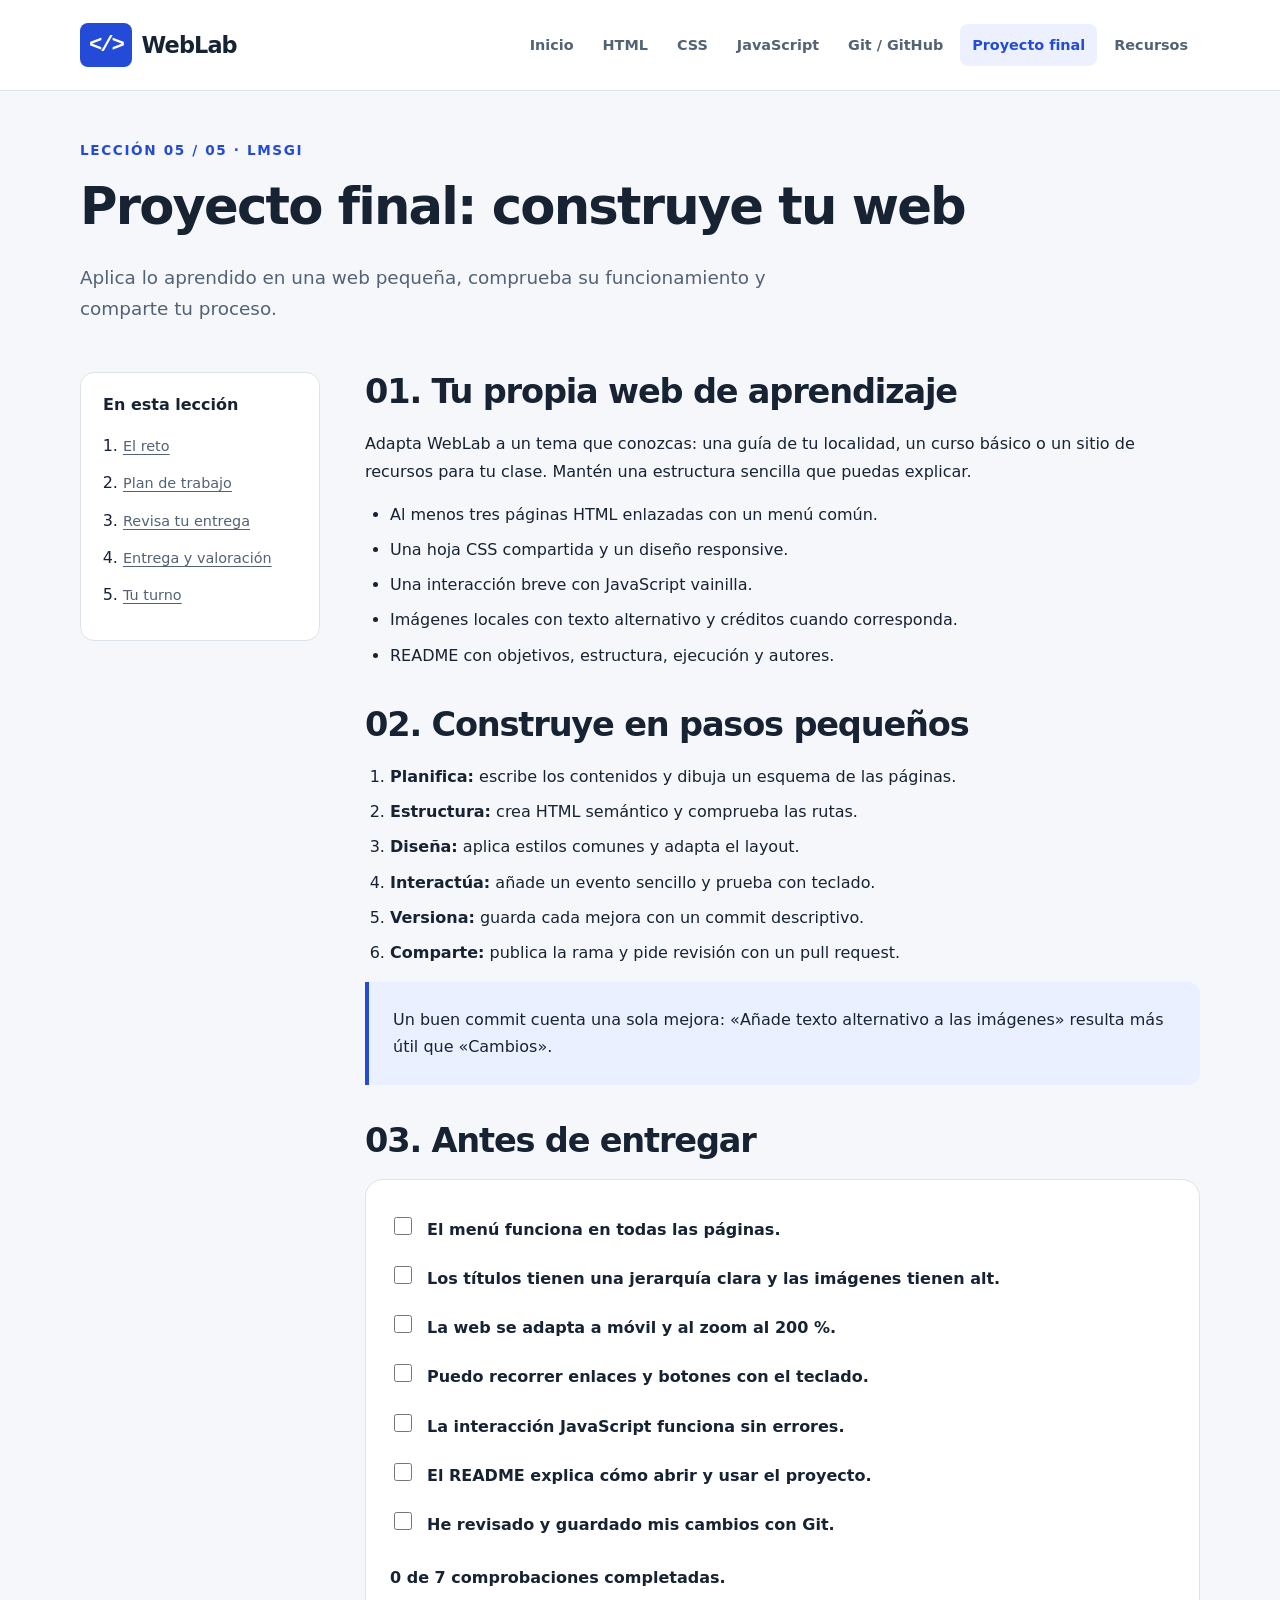
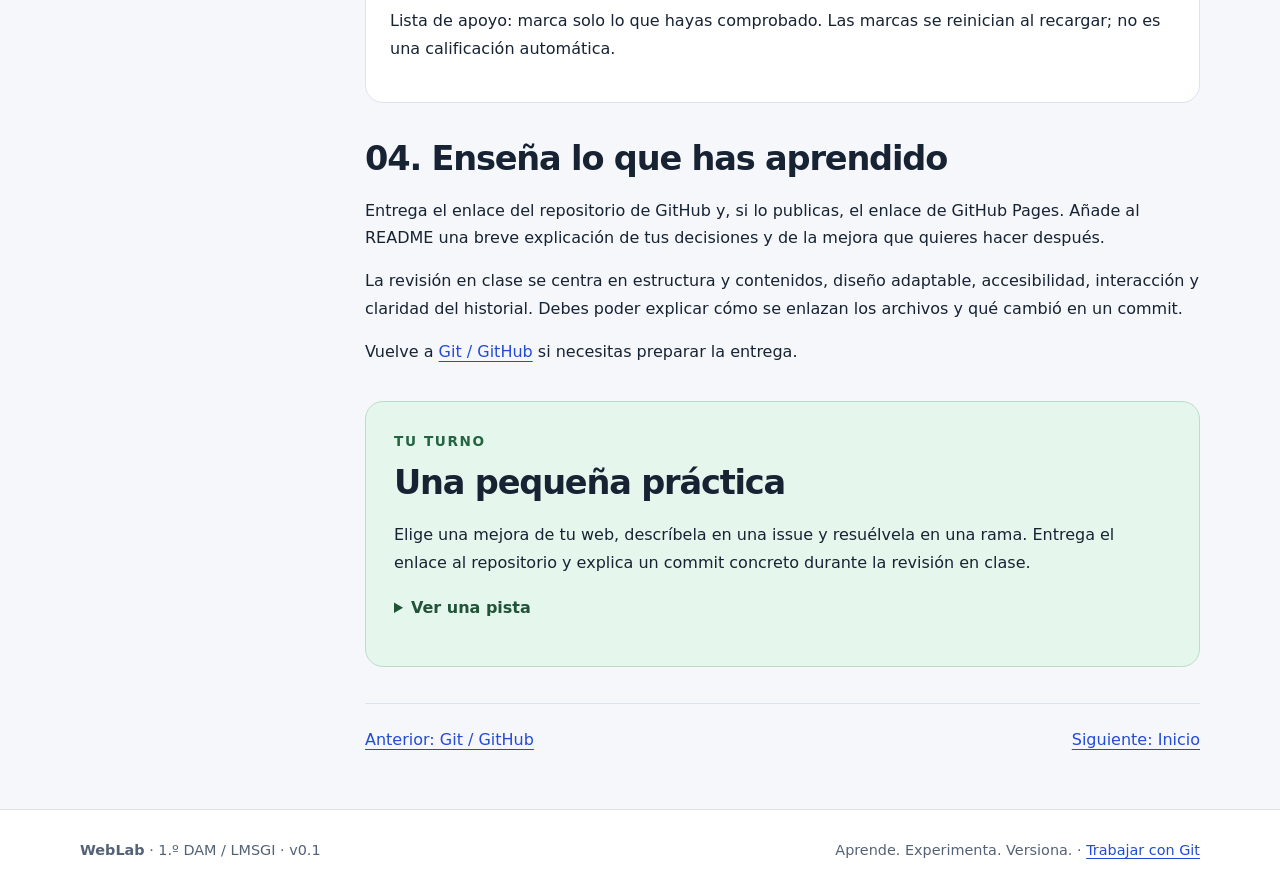
<file: proyecto.html>
<!DOCTYPE html>
<html lang="es">
<head>
  <meta charset="UTF-8">
  <meta name="viewport" content="width=device-width, initial-scale=1">
  <meta name="description" content="Aplica lo aprendido en una web pequeña, comprueba su funcionamiento y comparte tu proceso.">
  <title>Proyecto final: construye tu web | WebLab · LMSGI</title>
  <link rel="icon" type="image/svg+xml" href="img/favicon.svg">
  <link rel="stylesheet" href="css/estilos.css">
  <script src="js/app.js" defer></script>
</head>
<body>
  <a class="skip-link" href="#contenido">Saltar al contenido</a>
  <header class="site-header">
    <div class="container header-inner">
      <a class="brand" href="index.html" aria-label="WebLab, inicio"><span class="brand-mark" aria-hidden="true">&lt;/&gt;</span> WebLab</a>
      <nav aria-label="Navegación principal"><ul class="nav-list"><li><a href="index.html">Inicio</a></li><li><a href="html.html">HTML</a></li><li><a href="css.html">CSS</a></li><li><a href="javascript.html">JavaScript</a></li><li><a href="git-github.html">Git / GitHub</a></li><li><a href="proyecto.html" aria-current="page">Proyecto final</a></li><li><a href="enlaces.html">Recursos</a></li></ul></nav>
    </div>
  </header>
  <main id="contenido" class="container" tabindex="-1">
<div class="lesson-heading"><p class="eyebrow">Lección 05 / 05 · LMSGI</p><h1>Proyecto final: construye tu web</h1><p class="lead">Aplica lo aprendido en una web pequeña, comprueba su funcionamiento y comparte tu proceso.</p></div>
<div class="lesson-grid"><aside class="lesson-aside"><nav aria-label="En esta lección"><h2>En esta lección</h2><ol><li><a href="#reto">El reto</a></li><li><a href="#pasos">Plan de trabajo</a></li><li><a href="#revision">Revisa tu entrega</a></li><li><a href="#entrega">Entrega y valoración</a></li><li><a href="#practica">Tu turno</a></li></ol></nav></aside>
<div class="lesson-content"><section id="reto" aria-labelledby="reto-titulo"><h2 id="reto-titulo">01. Tu propia web de aprendizaje</h2><p>Adapta WebLab a un tema que conozcas: una guía de tu localidad, un curso básico o un sitio de recursos para tu clase. Mantén una estructura sencilla que puedas explicar.</p><ul><li>Al menos tres páginas HTML enlazadas con un menú común.</li><li>Una hoja CSS compartida y un diseño responsive.</li><li>Una interacción breve con JavaScript vainilla.</li><li>Imágenes locales con texto alternativo y créditos cuando corresponda.</li><li>README con objetivos, estructura, ejecución y autores.</li></ul></section><section id="pasos" aria-labelledby="pasos-titulo"><h2 id="pasos-titulo">02. Construye en pasos pequeños</h2><ol><li><strong>Planifica:</strong> escribe los contenidos y dibuja un esquema de las páginas.</li><li><strong>Estructura:</strong> crea HTML semántico y comprueba las rutas.</li><li><strong>Diseña:</strong> aplica estilos comunes y adapta el layout.</li><li><strong>Interactúa:</strong> añade un evento sencillo y prueba con teclado.</li><li><strong>Versiona:</strong> guarda cada mejora con un commit descriptivo.</li><li><strong>Comparte:</strong> publica la rama y pide revisión con un pull request.</li></ol><div class="callout"><p>Un buen commit cuenta una sola mejora: «Añade texto alternativo a las imágenes» resulta más útil que «Cambios».</p></div></section><section id="revision" aria-labelledby="revision-titulo"><h2 id="revision-titulo">03. Antes de entregar</h2><div class="demo"><div id="project-checklist" class="checklist"><label for="check-1"><input id="check-1" type="checkbox">El menú funciona en todas las páginas.</label><label for="check-2"><input id="check-2" type="checkbox">Los títulos tienen una jerarquía clara y las imágenes tienen alt.</label><label for="check-3"><input id="check-3" type="checkbox">La web se adapta a móvil y al zoom al 200 %.</label><label for="check-4"><input id="check-4" type="checkbox">Puedo recorrer enlaces y botones con el teclado.</label><label for="check-5"><input id="check-5" type="checkbox">La interacción JavaScript funciona sin errores.</label><label for="check-6"><input id="check-6" type="checkbox">El README explica cómo abrir y usar el proyecto.</label><label for="check-7"><input id="check-7" type="checkbox">He revisado y guardado mis cambios con Git.</label></div><p id="checklist-status" class="status" aria-live="polite">0 de 7 comprobaciones completadas.</p><p>Lista de apoyo: marca solo lo que hayas comprobado. Las marcas se reinician al recargar; no es una calificación automática.</p></div></section><section id="entrega" aria-labelledby="entrega-titulo"><h2 id="entrega-titulo">04. Enseña lo que has aprendido</h2><p>Entrega el enlace del repositorio de GitHub y, si lo publicas, el enlace de GitHub Pages. Añade al README una breve explicación de tus decisiones y de la mejora que quieres hacer después.</p><p>La revisión en clase se centra en estructura y contenidos, diseño adaptable, accesibilidad, interacción y claridad del historial. Debes poder explicar cómo se enlazan los archivos y qué cambió en un commit.</p><p>Vuelve a <a href="git-github.html">Git / GitHub</a> si necesitas preparar la entrega.</p></section><section id="practica" class="activity" aria-labelledby="practica-titulo">
<p class="eyebrow">Tu turno</p><h2 id="practica-titulo">Una pequeña práctica</h2><p>Elige una mejora de tu web, descríbela en una issue y resuélvela en una rama. Entrega el enlace al repositorio y explica un commit concreto durante la revisión en clase.</p>
<details><summary>Ver una pista</summary><p>Una buena primera issue: «Añadir una página de recursos con enlaces comentados». Define cuándo estará terminada: página accesible desde el menú, estilos compartidos y enlaces comprobados.</p></details></section><nav class="lesson-pagination" aria-label="Continuar el curso"><a href="git-github.html">Anterior: Git / GitHub</a><a href="index.html">Siguiente: Inicio</a></nav></div></div>
  </main>
  <footer class="site-footer">
    <div class="container footer-inner">
      <p><strong>WebLab</strong> · 1.º DAM / LMSGI · v0.1</p>
      <p>Aprende. Experimenta. Versiona. · <a href="git-github.html">Trabajar con Git</a></p>
    </div>
  </footer>
</body>
</html>
</file>
<file: css/estilos.css>
/* WebLab v0.1 · una hoja compartida para todas las páginas. */
:root {
  --ink: #172333;
  --muted: #536275;
  --paper: #f5f7fa;
  --blue: #244bd7;
  --line: #dce3eb;
  --mint: #c5f5db;
  --radius: 18px;
}
* { box-sizing: border-box; }
html { scroll-behavior: smooth; }
body { margin: 0; color: var(--ink); background: var(--paper); font: 1rem/1.7 system-ui, -apple-system, BlinkMacSystemFont, 'Segoe UI', sans-serif; }
img { display: block; max-width: 100%; height: auto; }
a { color: var(--blue); text-underline-offset: .22em; }
button, input { font: inherit; }
button, .button { min-height: 44px; }
button { cursor: pointer; }
:focus-visible { outline: 3px solid #b64500; outline-offset: 5px; }
.container { width: min(1120px, 90%); margin-inline: auto; }
.skip-link { position: absolute; top: -100px; left: 16px; z-index: 10; padding: 12px 20px; background: white; }
.skip-link:focus { top: 12px; }
.site-header { background: #fff; border-bottom: 1px solid var(--line); }
.header-inner { min-height: 90px; display: flex; align-items: center; justify-content: space-between; gap: 24px; flex-wrap: wrap; padding-block: 16px; }
.brand { display: inline-flex; gap: 10px; align-items: center; color: var(--ink); text-decoration: none; font-size: 1.4rem; font-weight: 800; letter-spacing: -.04em; }
.brand-mark { background: var(--blue); color: white; padding: 3px 9px; border-radius: 8px; font-family: monospace; letter-spacing: -.1em; }
.nav-list { display: flex; gap: 5px; flex-wrap: wrap; padding: 0; margin: 0; list-style: none; }
.nav-list a { display: block; padding: 9px 12px; border-radius: 8px; text-decoration: none; color: var(--muted); font-size: .9rem; font-weight: 600; }
.nav-list a:hover { background: #edf1ff; color: var(--blue); }
.nav-list a[aria-current='page'] { color: var(--blue); background: #edf1ff; }
.hero { padding: 64px 0 48px; display: grid; grid-template-columns: 1.05fr 1fr; gap: 48px; align-items: center; }
.eyebrow { margin: 0 0 18px; color: var(--blue); font-size: .85rem; font-weight: 750; letter-spacing: .12em; text-transform: uppercase; }
h1, h2, h3 { line-height: 1.2; letter-spacing: -.035em; }
h1 { font-size: clamp(2.5rem, 5vw, 4.4rem); margin: 0 0 24px; }
h1 span { color: var(--blue); }
h2 { font-size: clamp(1.6rem, 3vw, 2.1rem); margin: 0 0 18px; }
h3 { font-size: 1.25rem; margin: 0 0 12px; }
p { margin: 0 0 16px; }
.lead { color: var(--muted); font-size: 1.15rem; max-width: 62ch; }
.button { display: inline-flex; justify-content: center; align-items: center; border: 1px solid var(--blue); background: var(--blue); color: #fff; border-radius: 9px; padding: 10px 20px; font-weight: 650; text-decoration: none; }
.button:hover { background: #1835a9; }
.button.secondary { background: white; color: var(--blue); }
.actions { display: flex; gap: 12px; flex-wrap: wrap; margin-top: 25px; }
.hero-media { padding: 18px; background: #e8edff; border: 1px solid #d1dafb; border-radius: 24px; transform: rotate(1deg); }
.hero-note { font-size: .85rem; color: var(--muted); margin: 18px 0 0; }
.facts { display: flex; flex-wrap: wrap; gap: 14px 32px; padding: 20px 0; border-block: 1px solid var(--line); color: var(--muted); font-size: .9rem; }
.facts strong { color: var(--ink); }
.section { padding-block: 48px; }
.section-title { display: flex; justify-content: space-between; align-items: baseline; gap: 20px; flex-wrap: wrap; margin-bottom: 26px; }
.section-title h2 { margin: 0; }
.section-title p { color: var(--muted); margin: 0; }
.cards { display: grid; grid-template-columns: repeat(3, 1fr); gap: 20px; }
.card { position: relative; border: 1px solid var(--line); border-radius: var(--radius); background: white; padding: 28px; }
.card p { color: var(--muted); }
.card .number { display: inline-block; margin-bottom: 30px; color: var(--blue); font: 700 1.05rem/1.3 monospace; }
.card a { font-weight: 650; }
.card.highlight { background: var(--ink); color: #fff; }
.card.highlight p { color: #d0d9e6; }
.card.highlight a, .card.highlight .number { color: var(--mint); }
.callout { border-left: 4px solid var(--blue); background: #eaf0ff; border-radius: 0 12px 12px 0; padding: 24px; }
.callout p:last-child { margin: 0; }
.lesson-heading { padding-block: 48px 32px; }
.lesson-heading h1 { font-size: clamp(2.2rem, 4vw, 3.5rem); }
.lesson-heading .eyebrow { margin-bottom: 14px; }
.lesson-grid { display: grid; grid-template-columns: 240px minmax(0, 1fr); gap: 45px; align-items: start; padding-bottom: 56px; }
.lesson-aside { padding: 22px; border: 1px solid var(--line); border-radius: 14px; background: #fff; }
.lesson-aside h2 { font-size: 1rem; letter-spacing: 0; }
.lesson-aside ol { padding-left: 20px; margin: 0; }
.lesson-aside li { margin-bottom: 10px; }
.lesson-aside a { color: var(--muted); font-size: .9rem; }
.lesson-content { min-width: 0; }
.lesson-content section { scroll-margin-top: 24px; margin-bottom: 36px; }
.lesson-content ul, .lesson-content ol { padding-left: 25px; }
.lesson-content li { margin-bottom: 8px; }
.lesson-content figure { margin: 24px 0; padding: 20px; background: #fff; border: 1px solid var(--line); border-radius: var(--radius); }
figcaption { font-size: .9rem; color: var(--muted); margin-top: 12px; }
code { font-family: Consolas, 'Courier New', monospace; font-size: .95em; }
:not(pre) > code { padding: 2px 5px; background: #e8edf4; border-radius: 4px; overflow-wrap: anywhere; }
pre { background: #162235; color: #e5f1ff; border: 1px solid #263a57; padding: 24px; border-radius: 12px; overflow-x: auto; line-height: 1.65; font-size: .9rem; tab-size: 2; }
.activity { background: #e5f6ec; padding: 28px; border: 1px solid #bcdcc9; border-radius: var(--radius); }
.activity .eyebrow { color: #246441; margin-bottom: 10px; }
details { margin-top: 18px; }
summary { cursor: pointer; min-height: 44px; font-weight: 650; color: #215338; }
.demo { border: 1px solid var(--line); background: white; padding: 24px; border-radius: var(--radius); }
.demo-box { --padding: 20px; background: #eaf0ff; border: 2px solid var(--blue); padding: var(--padding); margin-top: 20px; border-radius: 10px; overflow-wrap: anywhere; }
.demo label { display: block; font-weight: 650; }
.demo input[type='range'] { width: min(360px, 100%); accent-color: var(--blue); min-height: 44px; }
.status { min-height: 1.7em; margin-top: 16px; font-weight: 600; }
.comparison { display: grid; grid-template-columns: 1fr 1fr; gap: 16px; }
.comparison .card { padding: 22px; }
.flow { display: flex; flex-wrap: wrap; gap: 8px; list-style: none; padding: 0 !important; counter-reset: stage; }
.flow li { background: #eaf0ff; border: 1px solid #cbd5f4; padding: 10px 14px; border-radius: 8px; font-size: .9rem; }
.flow li::before { counter-increment: stage; content: counter(stage) '. '; font-weight: 750; color: var(--blue); }
.table-scroll { overflow-x: auto; }
table { border-collapse: collapse; width: 100%; background: #fff; margin-block: 18px; }
caption { text-align: left; font-weight: 650; padding-bottom: 12px; }
th, td { text-align: left; padding: 14px; border: 1px solid var(--line); vertical-align: top; }
th { background: #eaf0ff; }
.lesson-pagination { display: flex; justify-content: space-between; gap: 20px; flex-wrap: wrap; border-top: 1px solid var(--line); padding-top: 22px; }
.checklist label { display: flex; gap: 12px; align-items: baseline; padding: 10px 0; }
.checklist input { width: 18px; height: 18px; accent-color: var(--blue); flex-shrink: 0; }
.site-footer { background: white; border-top: 1px solid var(--line); padding: 28px 0; }
.footer-inner { display: flex; justify-content: space-between; flex-wrap: wrap; gap: 16px; font-size: .9rem; color: var(--muted); }
.footer-inner p { margin: 0; }
@media (max-width: 900px) {
  .header-inner { justify-content: center; }
  .hero { gap: 28px; }
  .cards { grid-template-columns: repeat(2, 1fr); }
  .lesson-grid { grid-template-columns: 190px minmax(0, 1fr); gap: 24px; }
}
@media (max-width: 640px) {
  .container { width: 90%; }
  .header-inner { gap: 14px; }
  .nav-list { justify-content: center; }
  .nav-list a { padding: 8px 9px; }
  .hero { grid-template-columns: 1fr; padding-top: 36px; }
  .hero-media { transform: none; }
  .cards, .comparison, .lesson-grid { grid-template-columns: 1fr; }
  .card .number { margin-bottom: 18px; }
  .lesson-aside ol { display: flex; gap: 10px 28px; flex-wrap: wrap; }
  .lesson-aside li { margin: 0; }
  .section { padding-block: 34px; }
  pre { padding: 18px; }
}
@media (prefers-reduced-motion: reduce) { html { scroll-behavior: auto; } }
@media print {
  body { background: white; }
  .site-header, .lesson-aside, .lesson-pagination, .actions { display: none; }
  .hero, .lesson-grid { display: block; }
  pre { white-space: pre-wrap; background: #eee; color: #111; }
}
</file>
